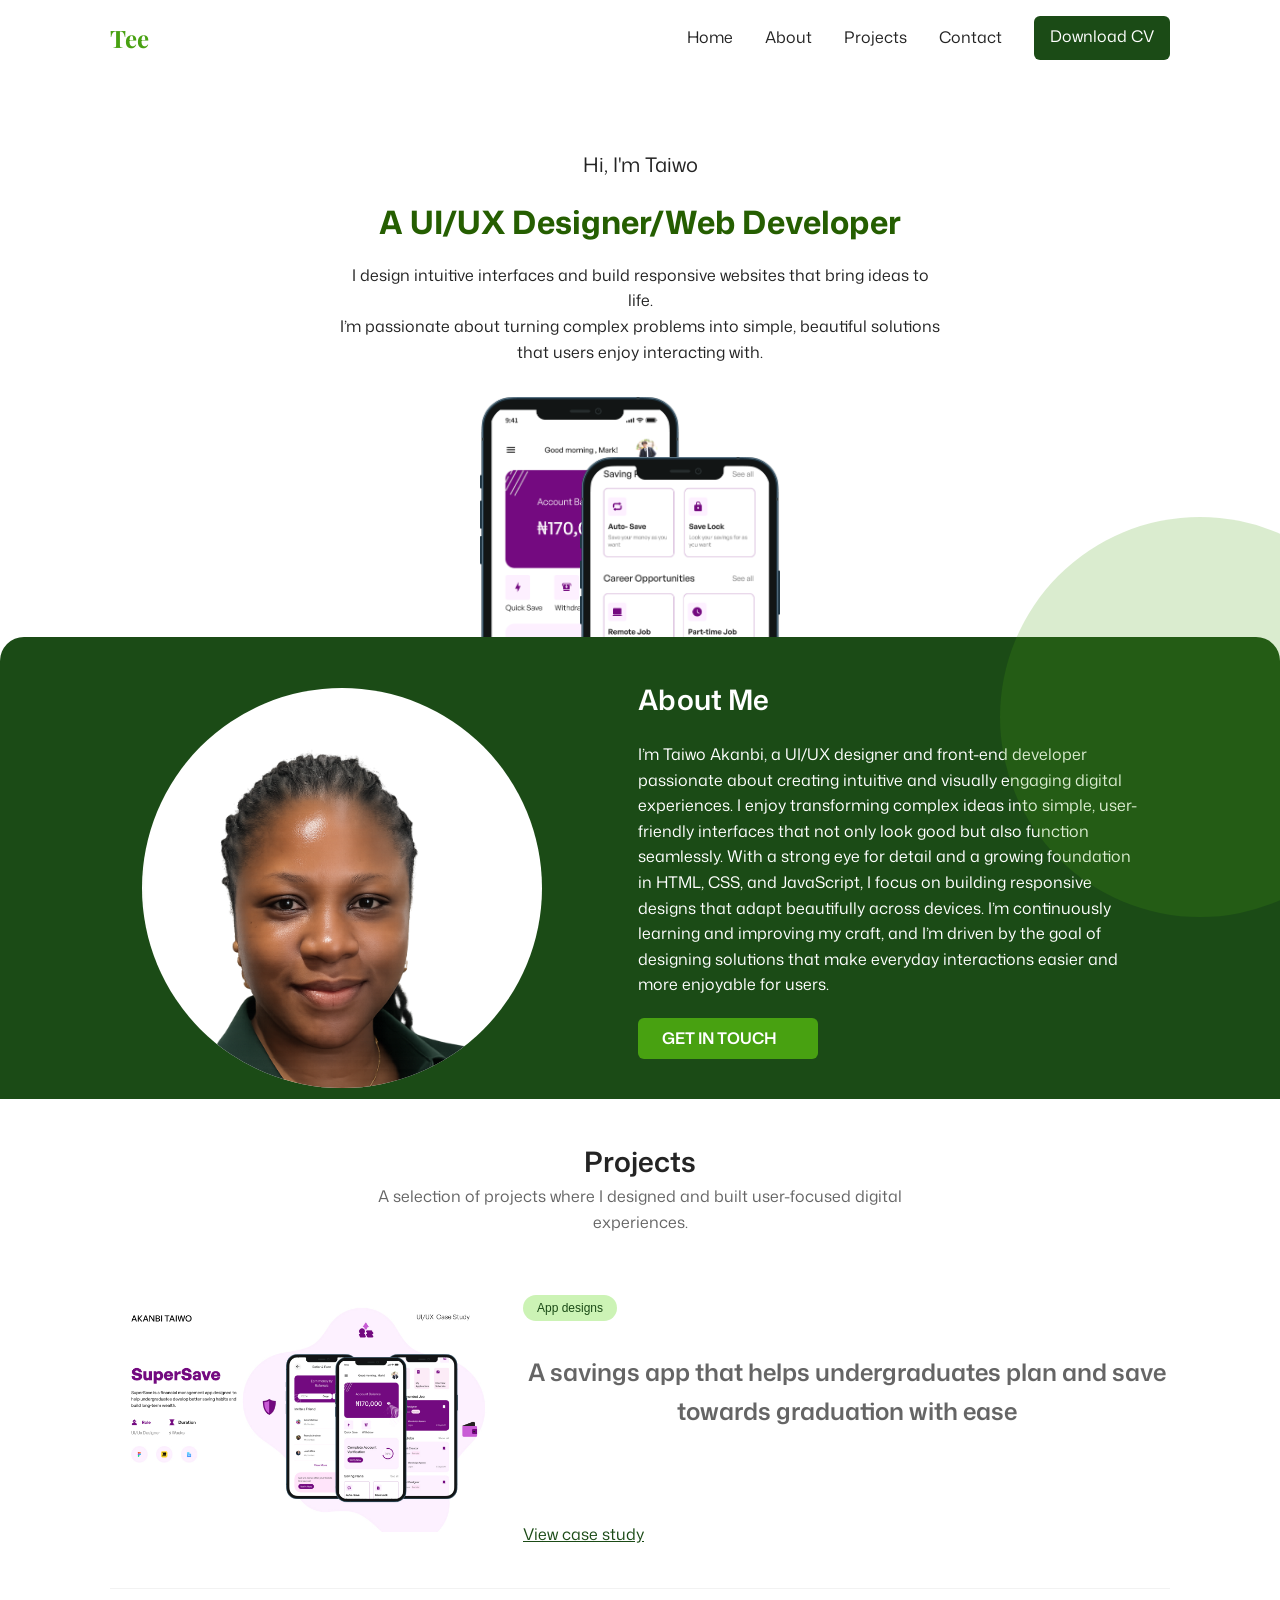
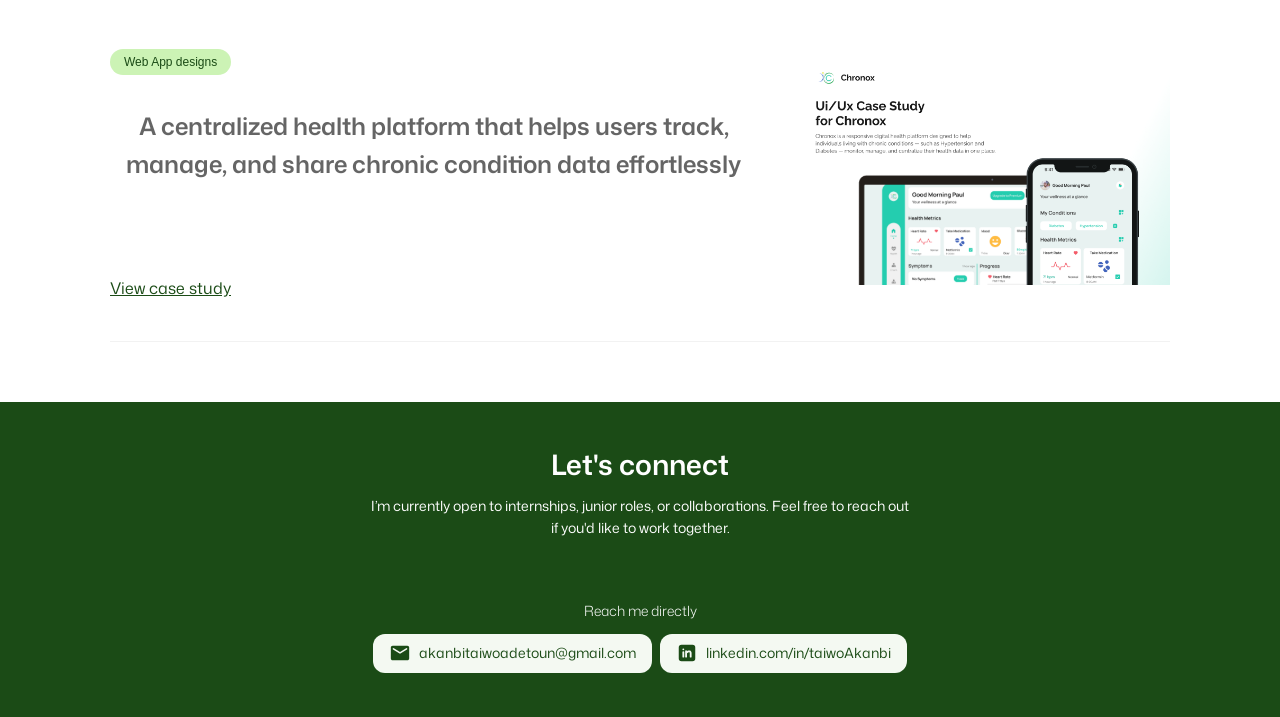
<file: index.html>
<!doctype html>
<html lang="en">
  <head>
    <meta charset="UTF-8" />
    <meta name="viewport" content="width=device-width, initial-scale=1.0" />
    <title>My Portfolio</title>
    <link rel="stylesheet" href="css/style.css" />
    <link rel="preconnect" href="https://fonts.googleapis.com" />
    <link rel="preconnect" href="https://fonts.gstatic.com" crossorigin />
    <link rel="preconnect" href="https://fonts.googleapis.com" />
    <link rel="preconnect" href="https://fonts.gstatic.com" crossorigin />
    <link rel="preconnect" href="https://fonts.gstatic.com" crossorigin />

    <link
      href="https://fonts.googleapis.com/css2?family=Mona+Sans:wght@400;500;600;700&family=Playfair+Display:wght@400;600;700&display=swap"
      rel="stylesheet"
    />
  </head>
  <body>
    <header class="site-header">
      <div class="container">
        <nav class="nav-bar">
          <a href="#" class="logo">Tee</a>

          <svg
            class="menu-icon"
            xmlns="http://www.w3.org/2000/svg"
            width="24"
            height="24"
            viewBox="0 0 24 24"
          >
            <path
              fill="currentColor"
              d="M3 6h18v2H3zm0 5h18v2H3zm0 5h18v2H3z"
            />
          </svg>

          <ul class="right-links">
            <li><a href="#home" class="nav-link">Home</a></li>
            <li><a href="#about" class="nav-link">About</a></li>
            <li><a href="#projects" class="nav-link">Projects</a></li>
            <li><a href="#contact" class="nav-link">Contact</a></li>
            <li>
              <a
                href="cv/Taiwo_Adetoun_Akanbi_public_ CV.pdf"
                download="Taiwo_Akanbi_CV"
                class="nav-link btn"
                >Download CV</a
              >
            </li>
          </ul>
        </nav>
        <div class="hero-section" id="home">
          <h2>Hi, I'm Taiwo</h2>
          <p>
            <span class="hero-title-role">A UI/UX Designer/Web Developer</span>
          </p>
          <p class="description">
            I design intuitive interfaces and build responsive websites that
            bring ideas to life. <br />I’m passionate about turning complex
            problems into simple, beautiful solutions that users enjoy
            interacting with.
          </p>
          <div class="mockup-wrapper">
            <img
              class="first-image"
              src="./images/savings1.png"
              alt="mockup image"
            />
            <img
              class="second-image"
              src="./images/savings2.png"
              alt="mockup image2"
            />
          </div>
        </div>
      </div>
    </header>
    <div class="about-page" id="about">
      <div class="decor"></div>
      <div class="container">
        <div class="about-contents">
          <div class="my-image">
            <img src="images/tee_pix.png" alt="My picture" />
          </div>
          <div class="about-me">
            <h3>About Me</h3>
            <p class="describe-me">
              I’m Taiwo Akanbi, a UI/UX designer and front-end developer
              passionate about creating intuitive and visually engaging digital
              experiences. I enjoy transforming complex ideas into simple,
              user-friendly interfaces that not only look good but also function
              seamlessly. With a strong eye for detail and a growing foundation
              in HTML, CSS, and JavaScript, I focus on building responsive
              designs that adapt beautifully across devices. I’m continuously
              learning and improving my craft, and I’m driven by the goal of
              designing solutions that make everyday interactions easier and
              more enjoyable for users.
            </p>
            <a href="#contact" class="about-btn">GET IN TOUCH</a>
          </div>
        </div>
      </div>
    </div>
    <section class="project-section" id="projects">
      <div class="container">
        <div class="project">
          <h3>Projects</h3>
          <p>
            A selection of projects where I designed and built user-focused
            digital experiences.
          </p>
          <div class="projects-phase">
            <div class="project1-image">
              <img src="images/Supersave.jpg" alt="Supersave App" />
            </div>
            <div class="project-description">
              <button class="app-btn">App designs</button>
              <p class="app-title">
                A savings app that helps undergraduates plan and save towards
                graduation with ease
              </p>
              <a href="projects/supersave/index.html" target="_blank"
                >View case study</a
              >
            </div>
          </div>

          <div class="projects-phase reverse">
            <div class="project1-image">
              <img src="images/Chronox_webapp.png" alt="Chronox Web App" />
            </div>
            <div class="project-description">
              <button class="app-btn">Web App designs</button>
              <p class="app-title">
                A centralized health platform that helps users track, manage,
                and share chronic condition data effortlessly
              </p>
              <a href="projects/chronox/index.html" target="_blank"
                >View case study</a
              >
            </div>
          </div>
        </div>
      </div>
    </section>
    <section class="contact" id="contact">
      <div class="container contact-container">
        <h2 class="connect">Let's connect</h2>
        <p class="connect-paragraph">
          I’m currently open to internships, junior roles, or collaborations.
          Feel free to reach out if you'd like to work together.
        </p>
        <div class="contact-form">
          <div class="form2">
            <h4>Reach me directly</h4>
            <ul class="my-links">
              <li class="link link1">
                <svg
                  xmlns="http://www.w3.org/2000/svg"
                  width="24"
                  height="24"
                  viewBox="0 0 24 24"
                >
                  <path
                    fill="currentColor"
                    d="M20 4H4c-1.1 0-1.99.9-1.99 2L2 18c0 1.1.9 2 2 2h16c1.1 0 2-.9 2-2V6c0-1.1-.9-2-2-2m-.4 4.25l-7.07 4.42c-.32.2-.74.2-1.06 0L4.4 8.25a.85.85 0 1 1 .9-1.44L12 11l6.7-4.19a.85.85 0 1 1 .9 1.44"
                  />
                </svg>
                <a href="mailto:akanbitaiwoadetoun@gmail.com">
                  akanbitaiwoadetoun@gmail.com
                </a>
              </li>
              <li class="link link2">
                <svg
                  xmlns="http://www.w3.org/2000/svg"
                  width="24"
                  height="24"
                  viewBox="0 0 24 24"
                >
                  <g fill="none" fill-rule="evenodd">
                    <path
                      d="m12.593 23.258l-.011.002l-.071.035l-.02.004l-.014-.004l-.071-.035q-.016-.005-.024.005l-.004.01l-.017.428l.005.02l.01.013l.104.074l.015.004l.012-.004l.104-.074l.012-.016l.004-.017l-.017-.427q-.004-.016-.017-.018m.265-.113l-.013.002l-.185.093l-.01.01l-.003.011l.018.43l.005.012l.008.007l.201.093q.019.005.029-.008l.004-.014l-.034-.614q-.005-.018-.02-.022m-.715.002a.02.02 0 0 0-.027.006l-.006.014l-.034.614q.001.018.017.024l.015-.002l.201-.093l.01-.008l.004-.011l.017-.43l-.003-.012l-.01-.01z"
                    />
                    <path
                      fill="currentColor"
                      d="M18 3a3 3 0 0 1 3 3v12a3 3 0 0 1-3 3H6a3 3 0 0 1-3-3V6a3 3 0 0 1 3-3zM8 10a1 1 0 0 0-1 1v5a1 1 0 1 0 2 0v-5a1 1 0 0 0-1-1m3-1a1 1 0 0 0-1 1v6a1 1 0 1 0 2 0v-3.66c.305-.344.82-.748 1.393-.993c.333-.142.834-.2 1.182-.09a.55.55 0 0 1 .293.188c.052.07.132.226.132.555v4a1 1 0 0 0 2 0v-4c0-.67-.17-1.266-.524-1.744a2.54 2.54 0 0 0-1.301-.907c-.902-.283-1.901-.126-2.568.16a6 6 0 0 0-.623.312A1 1 0 0 0 11 9M8 7a1 1 0 1 0 0 2a1 1 0 0 0 0-2"
                    />
                  </g>
                </svg>
                <a
                  href="https://www.linkedin.com/in/taiwo-akanbi-3883ab377?"
                  target="_blank"
                  rel="noopener"
                >
                  linkedin.com/in/taiwoAkanbi
                </a>
              </li>
            </ul>
          </div>
        </div>
      </div>
    </section>
    <script src="js/index.js"></script>
  </body>
</html>
</file>
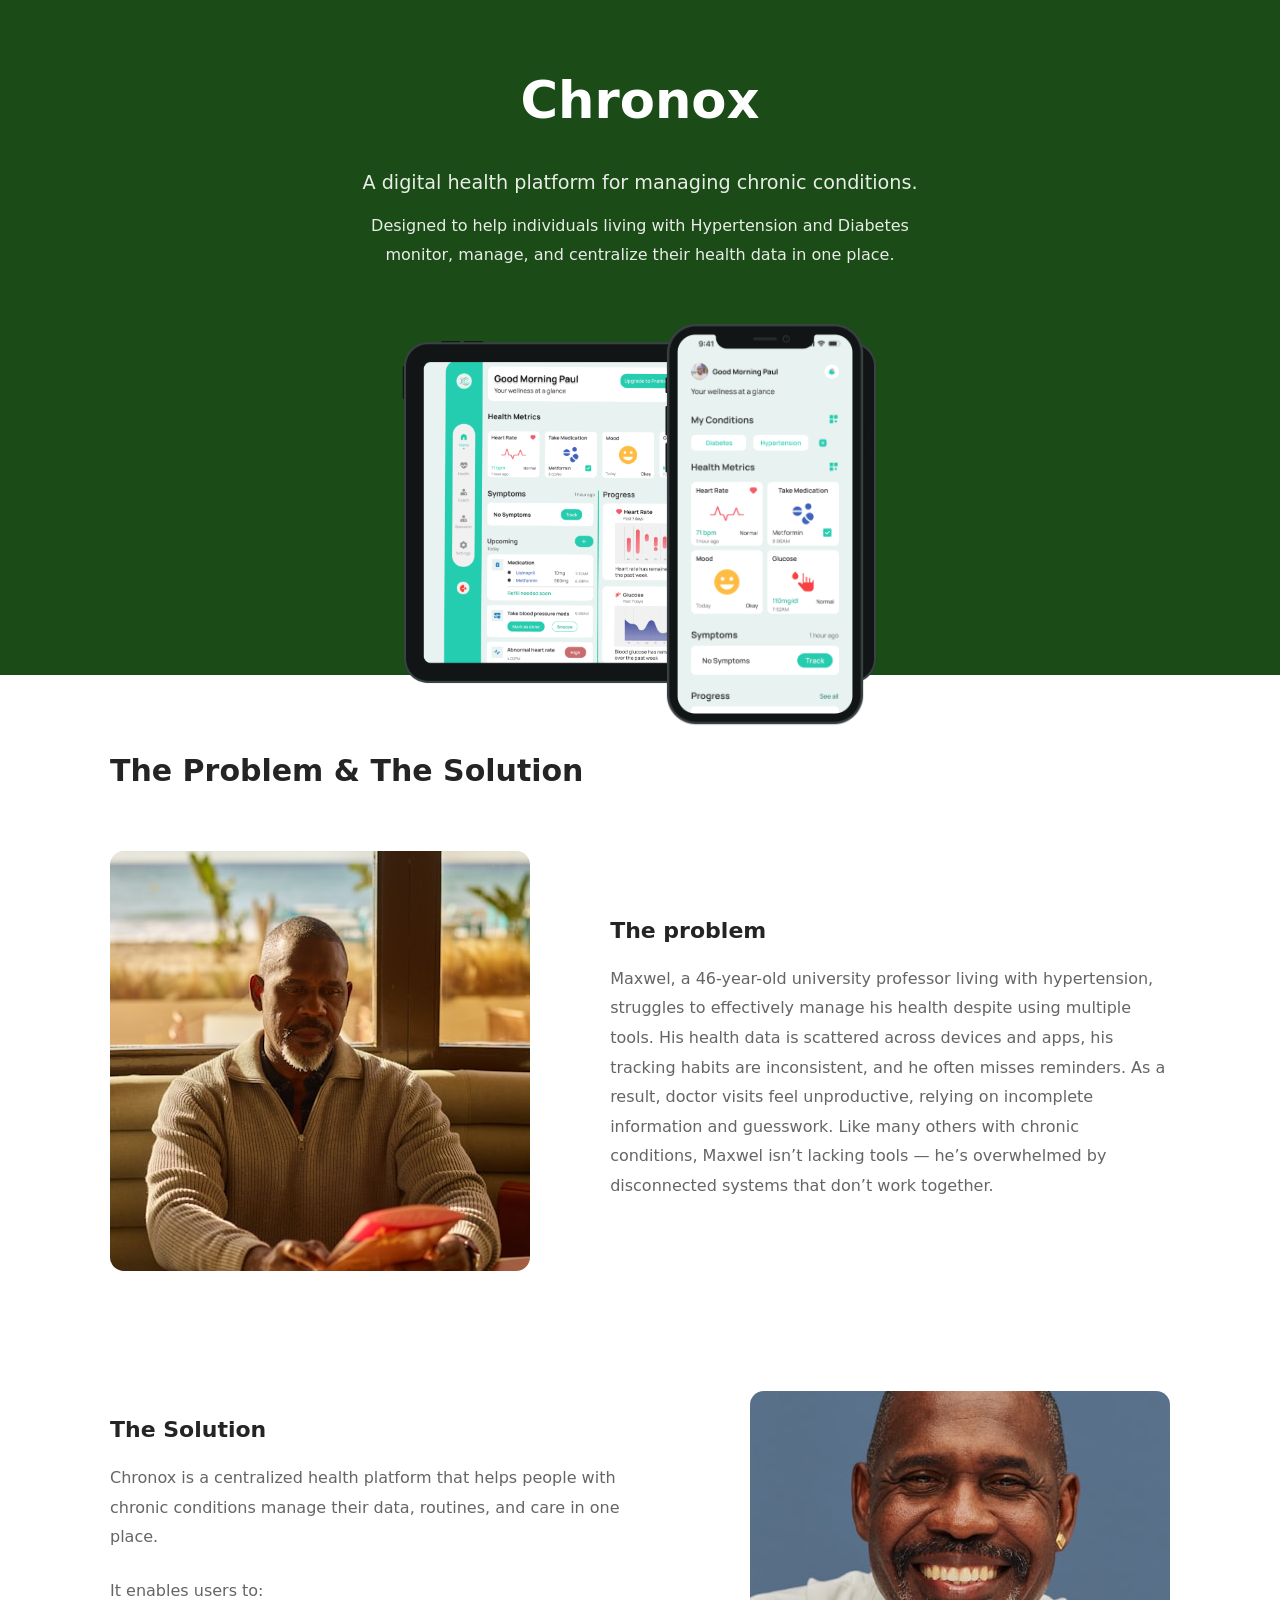
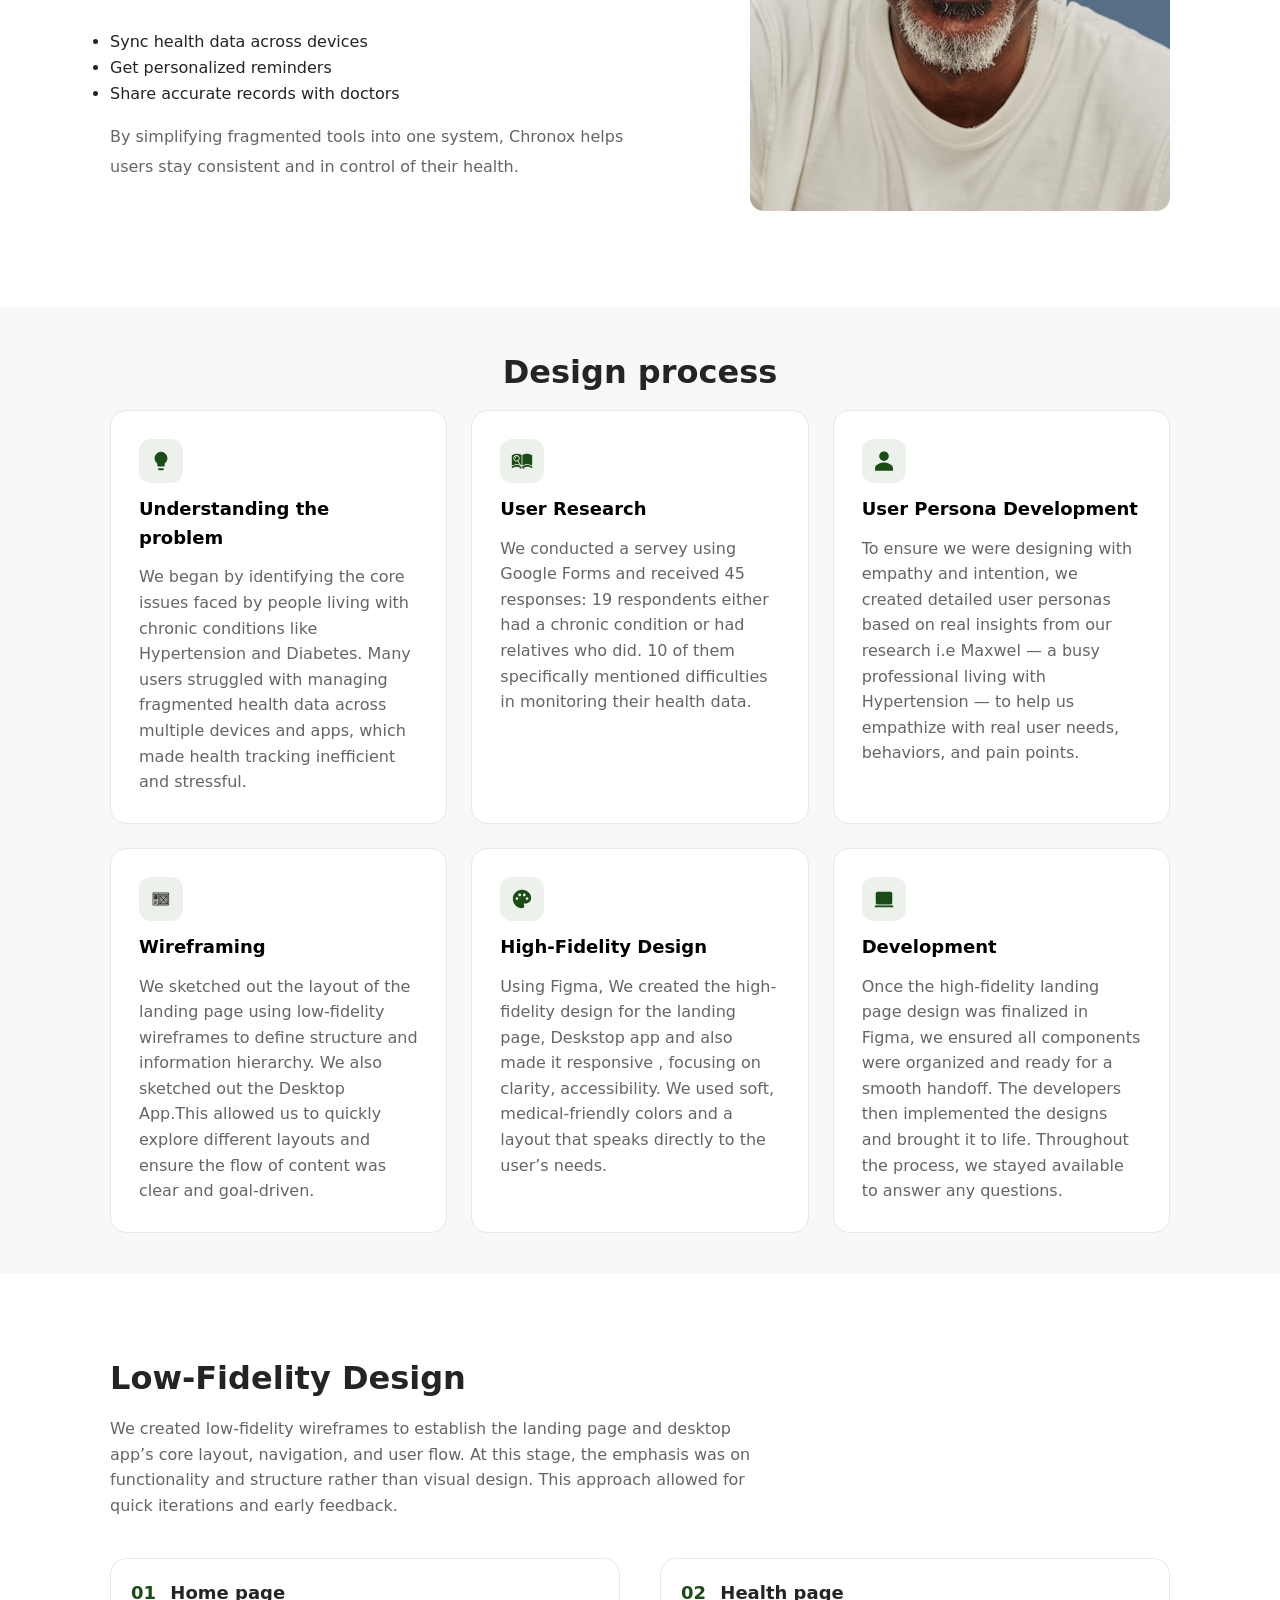
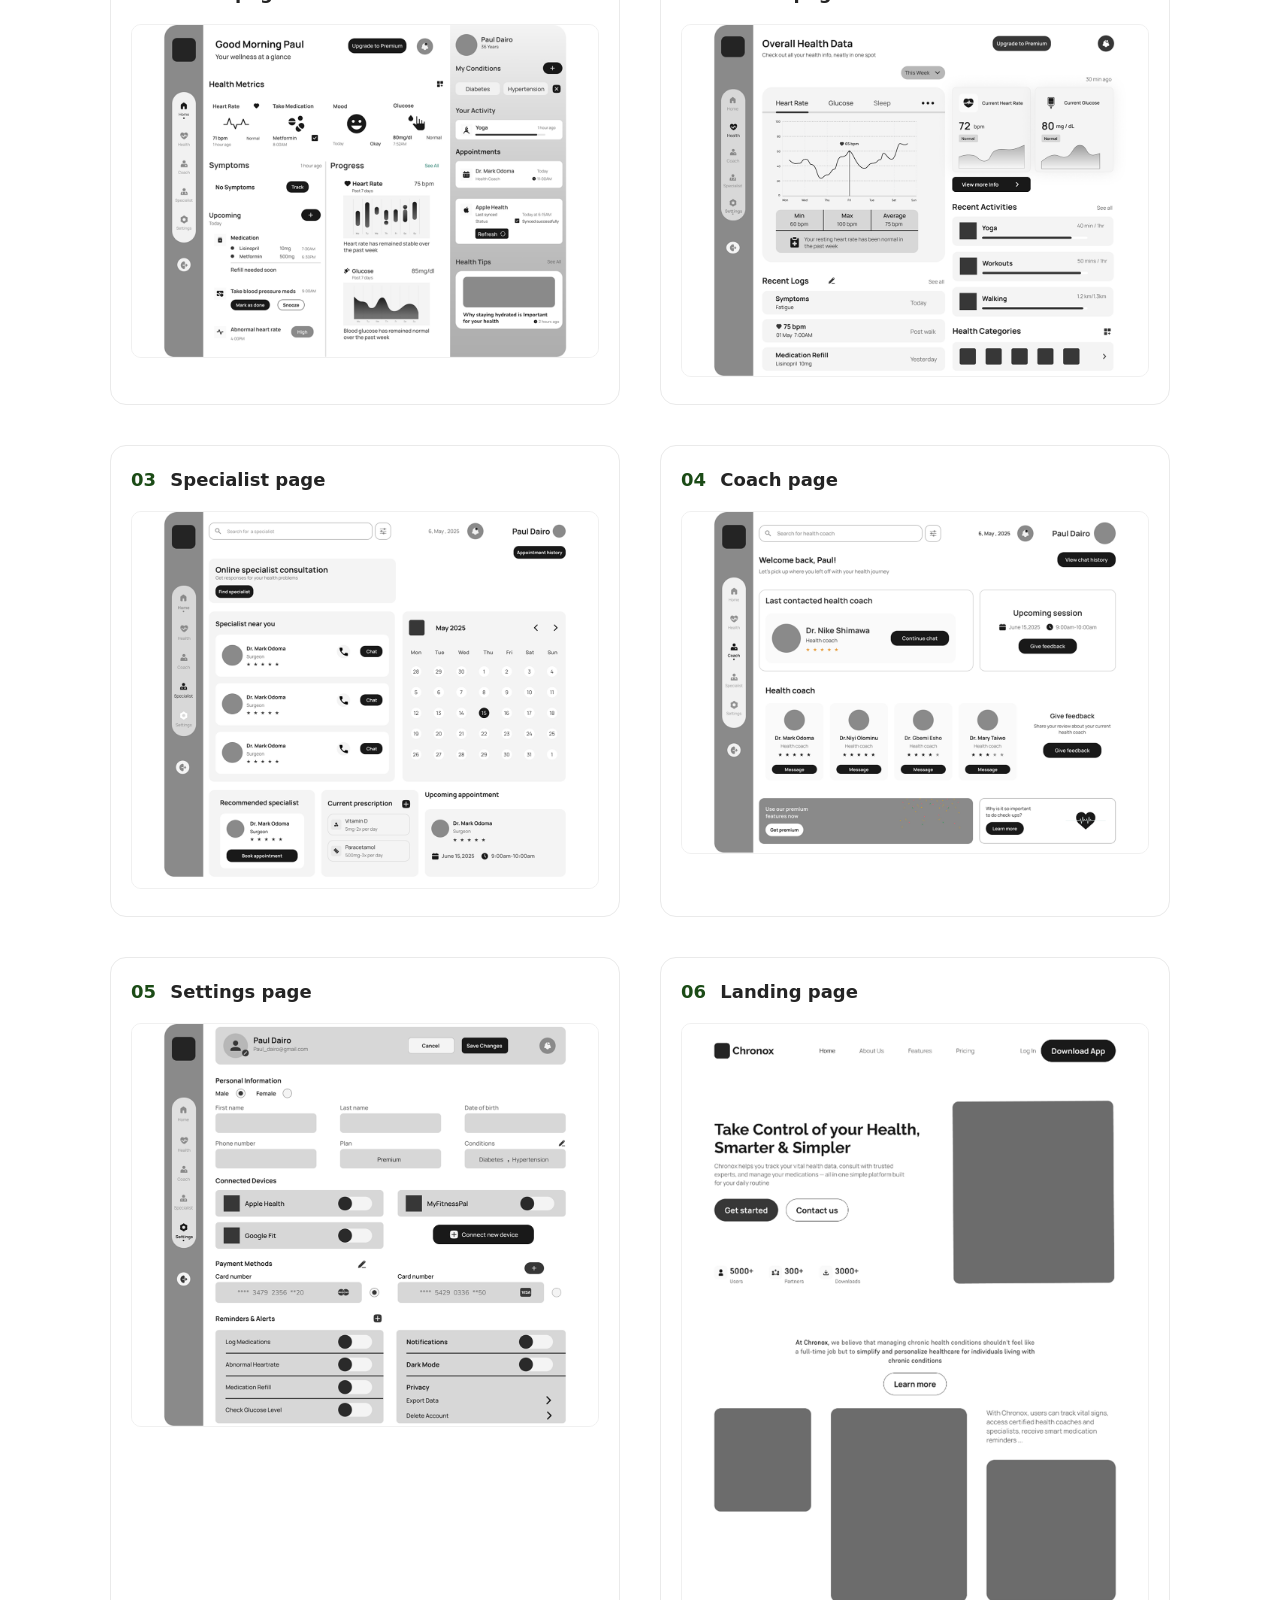
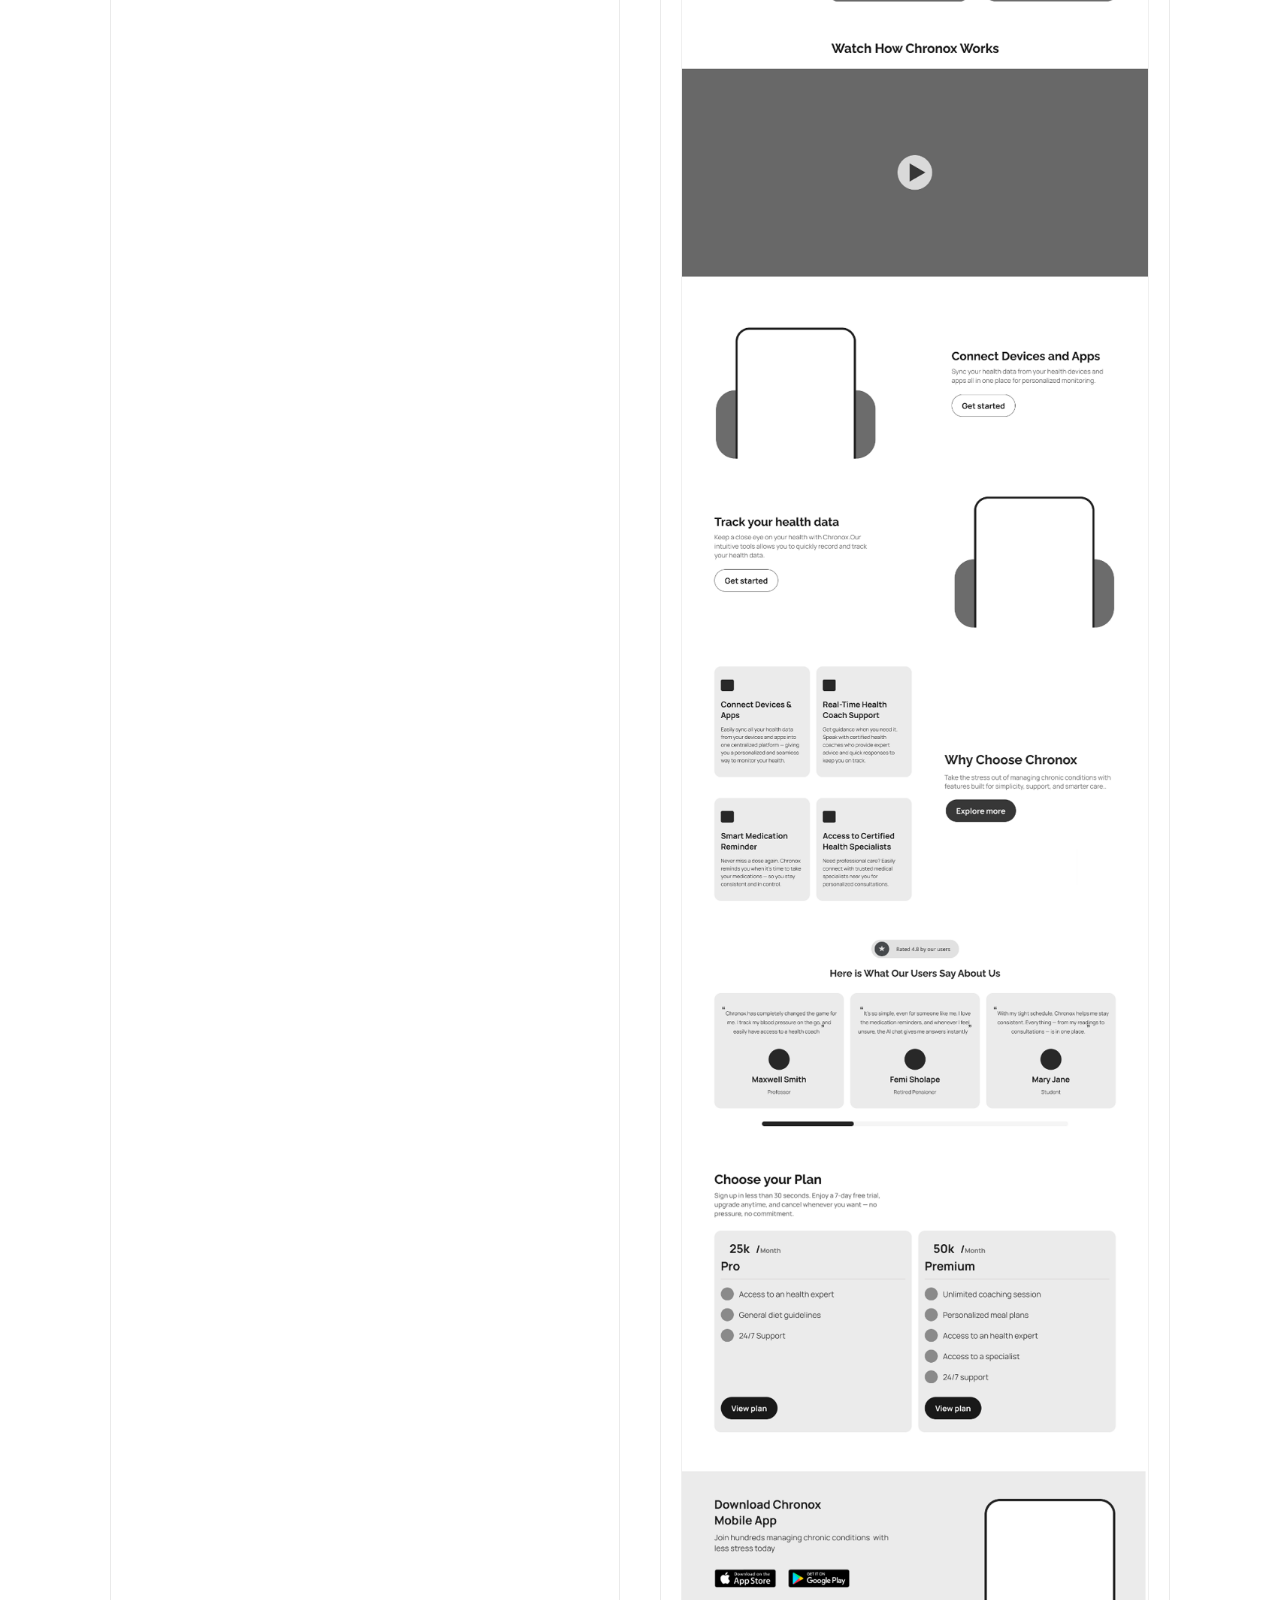
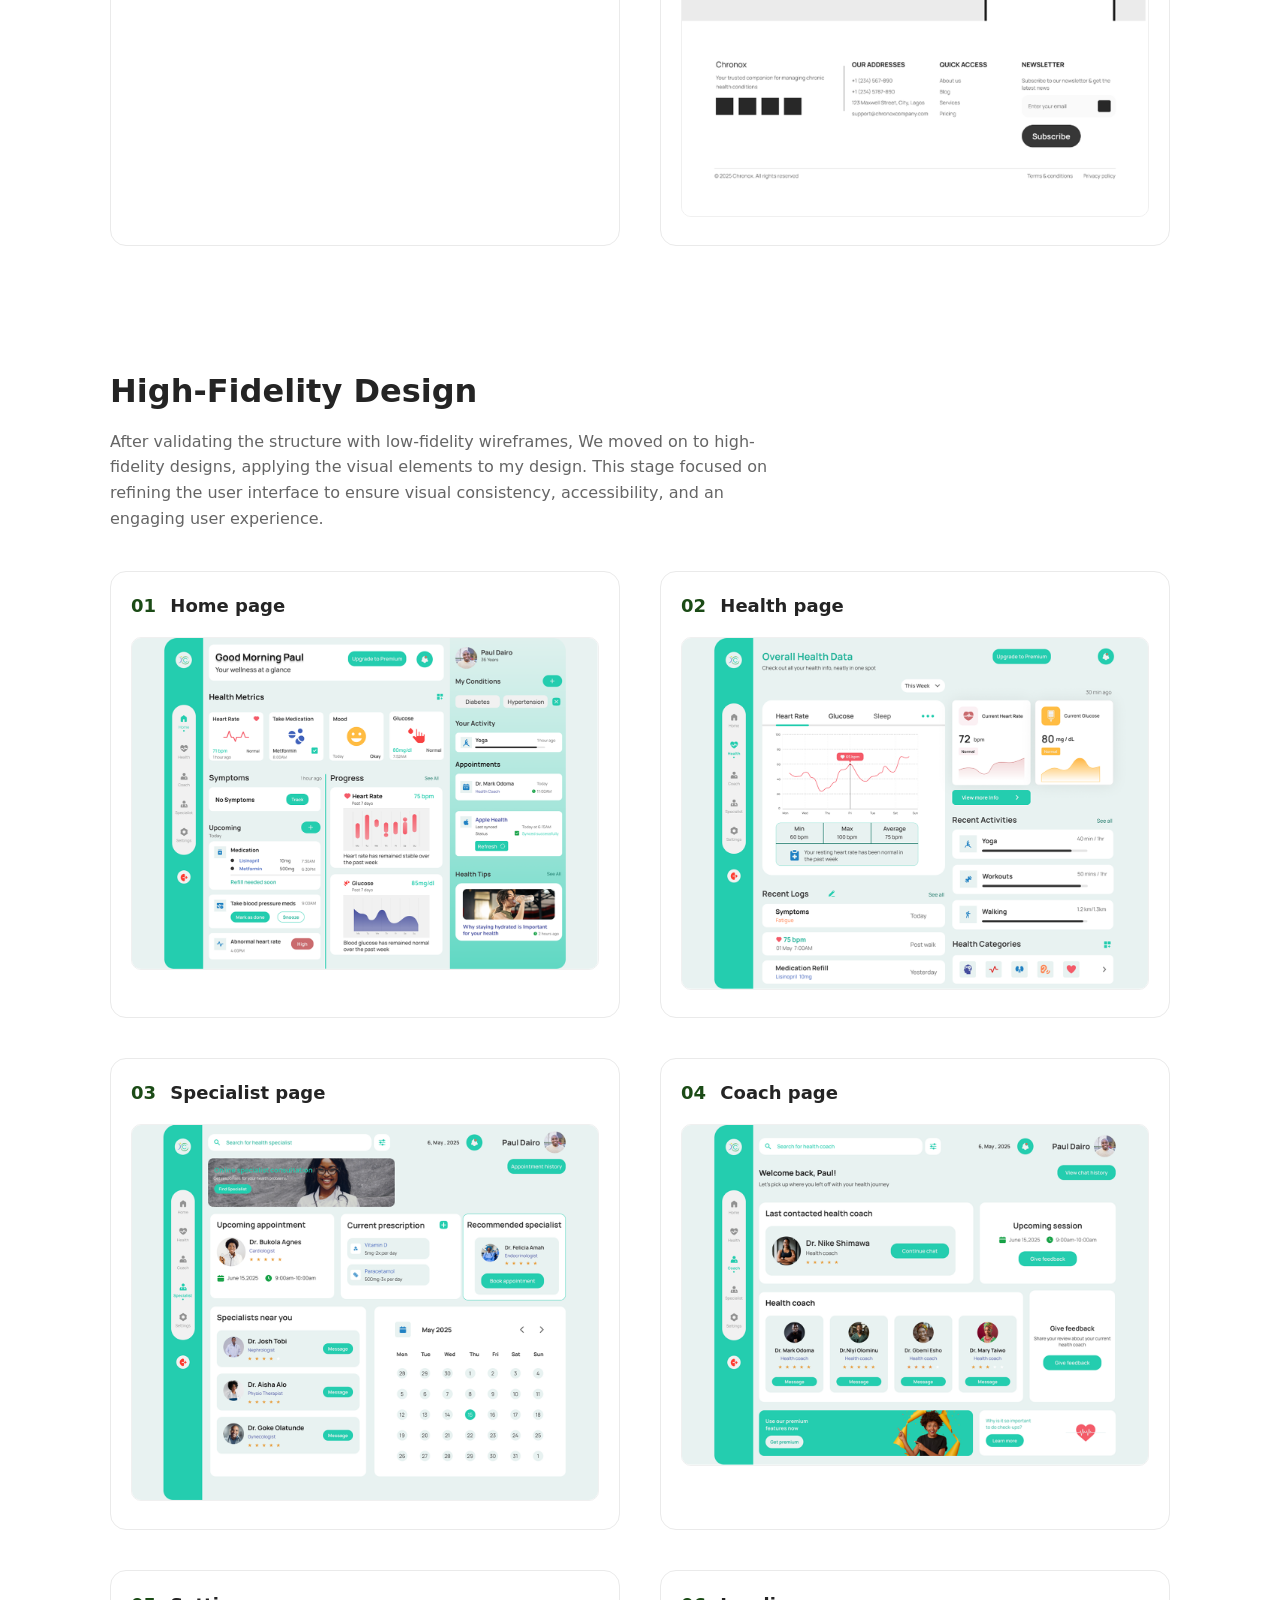
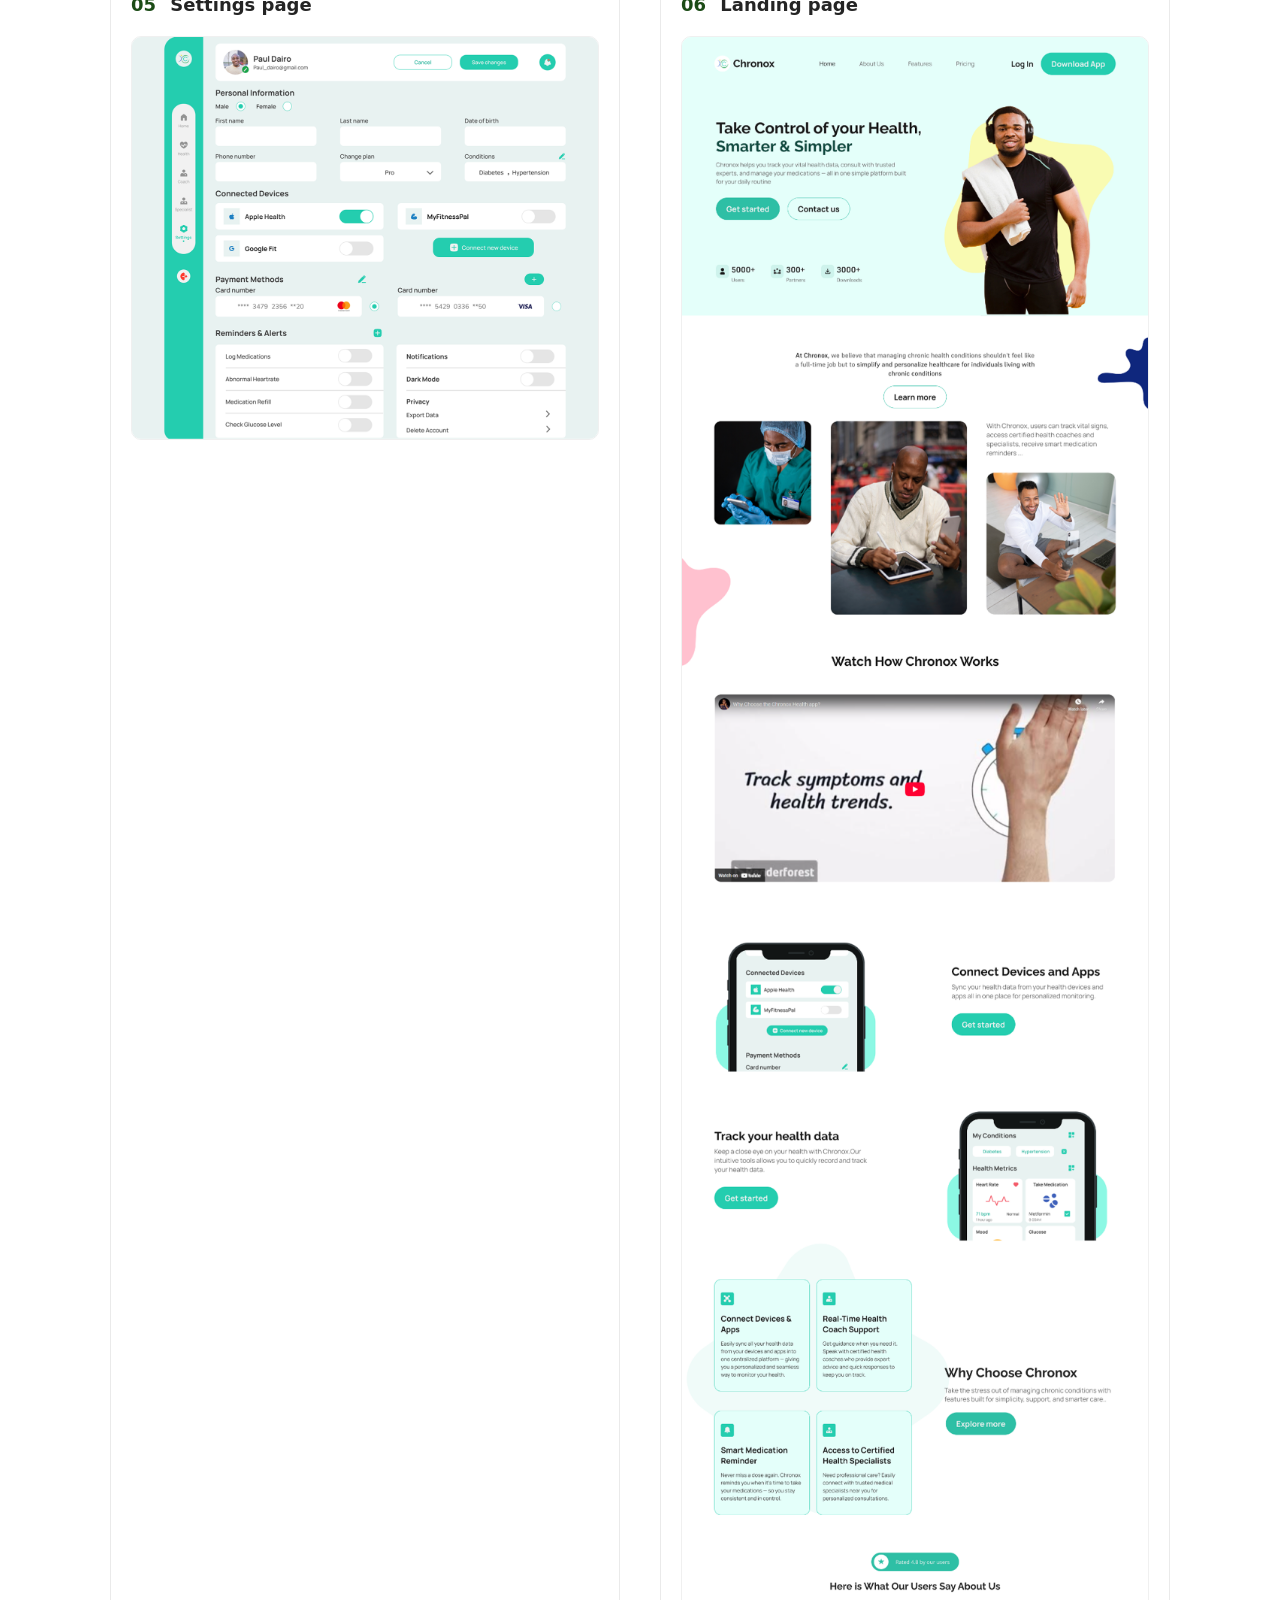
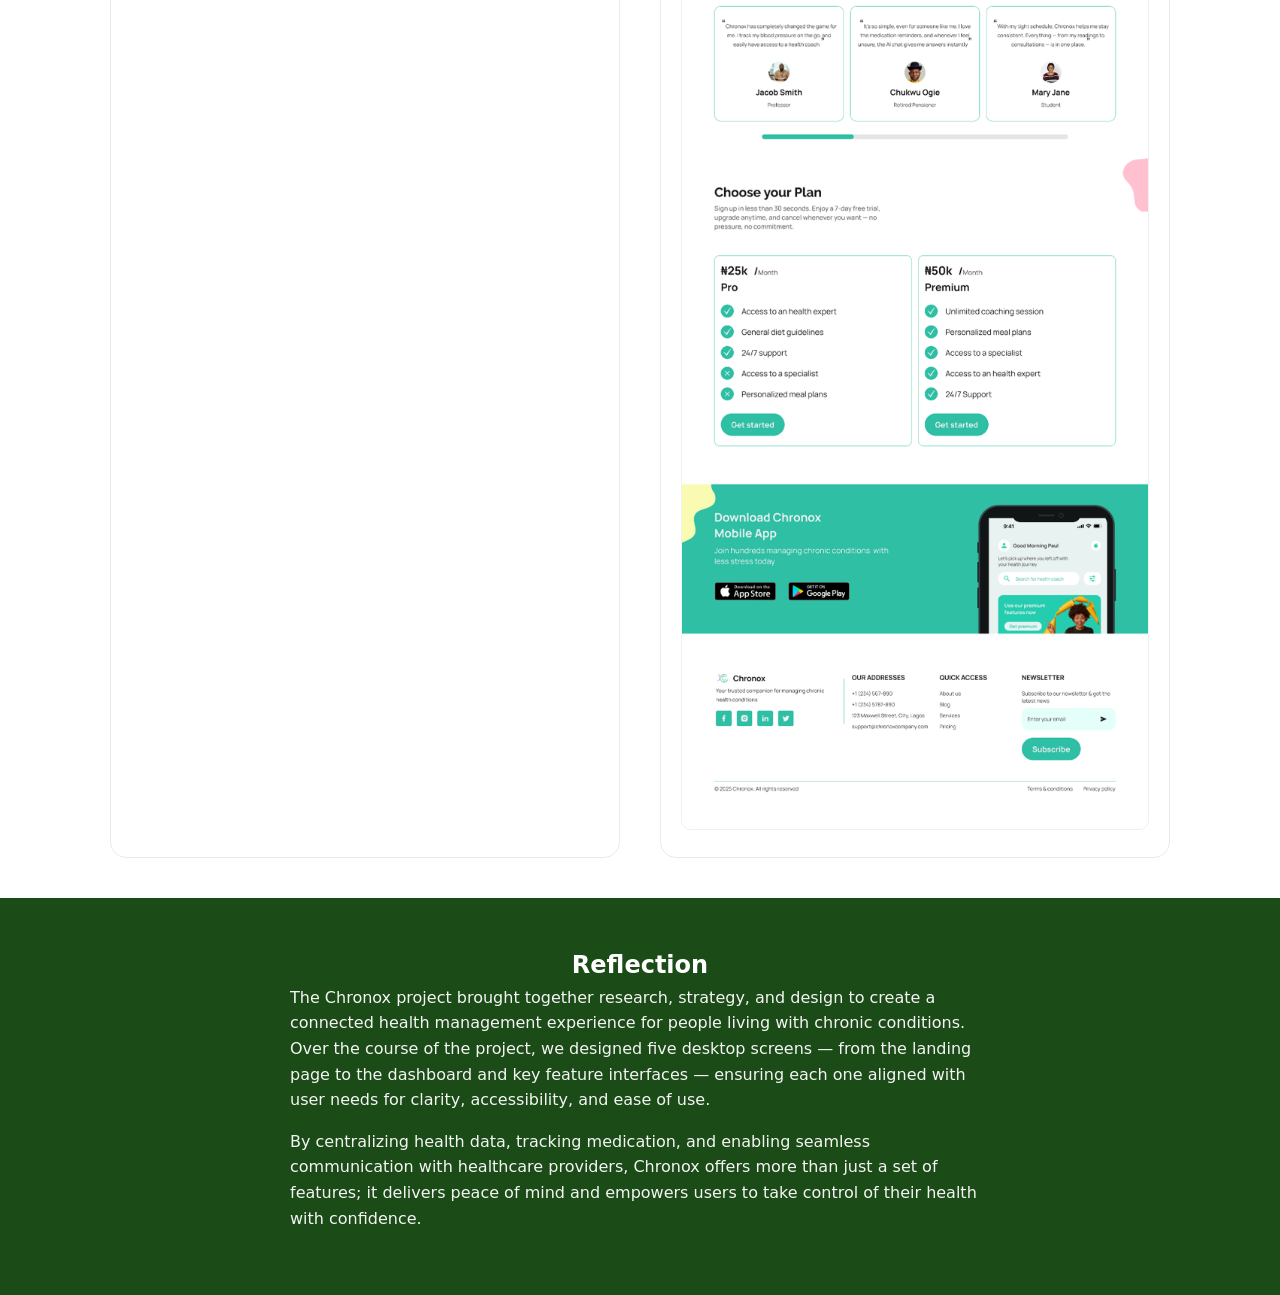
<file: projects/chronox/index.html>
<!doctype html>
<html lang="en">
  <head>
    <meta charset="UTF-8" />
    <meta name="viewport" content="width=device-width, initial-scale=1.0" />
    <title>Chronox Case Study</title>
    <link rel="stylesheet" href="style.css" />
  </head>
  <body>
    <section class="hero-wrapper">
      <div class="container">
        <div class="hero-section">
          <div class="hero-description">
            <h1>Chronox</h1>
            <p class="hero-subtext">
              A digital health platform for managing chronic conditions.
            </p>
            <p class="hero-body">
              Designed to help individuals living with Hypertension and Diabetes
              monitor, manage, and centralize their health data in one place.
            </p>
          </div>
          <div class="hero-page-image">
            <img
              class="first-mockup"
              src="../../images/iPad Air 4.png"
              alt="Chronox tablet view"
            />
            <img
              class="second-mockup"
              src="../../images/chronox-mobile.png"
              alt="Chronox mobile view"
            />
          </div>
        </div>
      </div>
    </section>

    <section class="problem-solution-wrapper">
      <div class="container">
        <div class="problem-container">
          <h2 class="problem-header">The Problem & The Solution</h2>
          <div class="case-row">
            <div class="case-media">
              <img
                src="../../images/worried man.png"
                alt="A worried man thinking about how to manage his health"
              />
            </div>
            <div class="case-text">
              <h3>The problem</h3>
              <p>
                Maxwel, a 46-year-old university professor living with
                hypertension, struggles to effectively manage his health despite
                using multiple tools. His health data is scattered across
                devices and apps, his tracking habits are inconsistent, and he
                often misses reminders. As a result, doctor visits feel
                unproductive, relying on incomplete information and guesswork.
                Like many others with chronic conditions, Maxwel isn’t lacking
                tools — he’s overwhelmed by disconnected systems that don’t work
                together.
              </p>
            </div>
          </div>

          <div class="solution-container">
            <div class="case-row reverse">
              <div class="case-media">
                <img
                  src="../../images/happy_man.png"
                  alt="A happy man who now manages his health data conveniently"
                />
              </div>
              <div class="case-text">
                <h3>The Solution</h3>
                <p>
                  Chronox is a centralized health platform that helps people
                  with chronic conditions manage their data, routines, and care
                  in one place.
                </p>
                <p>It enables users to:</p>
                <ul>
                  <li>Sync health data across devices</li>
                  <li>Get personalized reminders</li>
                  <li>Share accurate records with doctors</li>
                </ul>
                <p>
                  By simplifying fragmented tools into one system, Chronox helps
                  users stay consistent and in control of their health.
                </p>
              </div>
            </div>
          </div>
        </div>
      </div>
    </section>

    <section class="feature-wrapper">
      <div class="container">
        <h2 class="features-title">Design process</h2>

        <div class="features-grid">
          <article class="features-card">
            <div class="features-icon">
              <svg
                xmlns="http://www.w3.org/2000/svg"
                width="24"
                height="24"
                viewBox="0 0 24 24"
              >
                <path
                  fill="currentColor"
                  d="M12 2a7 7 0 0 0-7 7c0 2.38 1.19 4.47 3 5.74V17a1 1 0 0 0 1 1h6a1 1 0 0 0 1-1v-2.26c1.81-1.27 3-3.36 3-5.74a7 7 0 0 0-7-7M9 21a1 1 0 0 0 1 1h4a1 1 0 0 0 1-1v-1H9z"
                />
              </svg>
            </div>

            <h3>Understanding the problem</h3>
            <p>
              We began by identifying the core issues faced by people living
              with chronic conditions like Hypertension and Diabetes. Many users
              struggled with managing fragmented health data across multiple
              devices and apps, which made health tracking inefficient and
              stressful.
            </p>
          </article>

          <article class="features-card">
            <div class="features-icon">
              <svg
                xmlns="http://www.w3.org/2000/svg"
                width="24"
                height="24"
                viewBox="0 0 512 512"
              >
                <path
                  fill="currentColor"
                  d="M149.7 85.6c-1.2 0-2.5 0-3.7.1c-33.9.8-75.5 10.7-127.3 33.7v243.4c60.8-28.8 106.7-37.1 144.2-33.1c13.7 1.4 26.3 4.5 37.9 8.6l-45.1-78.8c-8.6 3.5-17.9 5.5-27.7 5.5c-40.21 0-73-32.8-73-73s32.79-73 73-73c40.2 0 73 32.8 73 73c0 24-11.7 45.3-29.7 58.7l57.3 100c6.2 3.2 12.1 6.7 17.9 10.2v-243c-23.2-17.7-50.2-30-86-32q-5.25-.3-10.8-.3m212 0c-3.7 0-7.4.1-10.9.3c-35.8 2-62.7 14.3-86 32v243c23.9-14.6 50.1-27.7 83.6-31.2c37.5-4 83.5 4.3 144.2 33.1V119.4c-51.7-23-93.3-32.9-127.2-33.7c-1.3 0-2.5-.1-3.7-.1M128 137c-30.48 0-55 24.5-55 55s24.52 55 55 55c30.5 0 55-24.5 55-55s-24.5-55-55-55m2.3 13.9h2.8C109 169.1 98.32 193 99.73 221.1c-26.06-38.8 1.27-69.4 30.57-70.2m13.1 196.5c-32 .3-71.8 9.8-124.7 36v42.5c60.8-28.8 106.7-37.1 144.2-33.1c18.6 2 34.9 6.9 49.8 13.3c-4.7 6.1-9.3 13.3-13.9 21.7h53.3l-36-62.7c-16.6-8.3-34.3-14.6-55.1-16.8c-5.6-.6-11.5-.9-17.6-.9m220.9 0c-4.8.1-9.4.4-13.9.9c-34 3.6-59.6 18-85.6 34.4v.3c-6.1-1.9-12.3-2.3-18.3-1.2l26.3 46H316c-6-8.2-11.8-15.4-17.7-21.6c15-6.5 31.4-11.4 50.1-13.4c37.5-4 83.5 4.3 144.2 33.1v-42.5c-53.1-26.3-93.1-35.9-125.2-36z"
                />
              </svg>
            </div>
            <h3>User Research</h3>
            <p>
              We conducted a servey using Google Forms and received 45
              responses: 19 respondents either had a chronic condition or had
              relatives who did. 10 of them specifically mentioned difficulties
              in monitoring their health data.
            </p>
          </article>

          <article class="features-card">
            <div class="features-icon">
              <svg
                xmlns="http://www.w3.org/2000/svg"
                width="24"
                height="24"
                viewBox="0 0 512 512"
              >
                <path
                  fill="currentColor"
                  d="M256 256a112 112 0 1 0-112-112a112 112 0 0 0 112 112m0 32c-69.42 0-208 42.88-208 128v64h416v-64c0-85.12-138.58-128-208-128"
                />
              </svg>
            </div>
            <h3>User Persona Development</h3>
            <p>
              To ensure we were designing with empathy and intention, we created
              detailed user personas based on real insights from our research
              i.e Maxwel — a busy professional living with Hypertension — to
              help us empathize with real user needs, behaviors, and pain
              points.
            </p>
          </article>

          <article class="features-card">
            <div class="features-icon">
              <svg
                xmlns="http://www.w3.org/2000/svg"
                width="24"
                height="24"
                viewBox="0 0 72 72"
              >
                <path fill="#d0cfce" d="M11 15.959h50v39.998H11z" />
                <path fill="#3f3f3f" d="M14.984 24.988h8v11.083h-8z" />
                <path
                  fill="#9b9b9a"
                  d="M56.43 51.905H31.902V25.5H56.43v13.972z"
                />
                <g
                  fill="none"
                  stroke="#000"
                  stroke-linecap="round"
                  stroke-linejoin="round"
                  stroke-miterlimit="10"
                  stroke-width="2"
                >
                  <path
                    d="M11 15.959h50v39.998H11zm1.058 4.854h48.068M27.25 55.324V20.813"
                  />
                  <path
                    d="M14.984 24.988h8v11.083h-8zM56.43 51.905H31.902V25.5H56.43v13.972zM14.893 42.78h5.098m-5.098 4h8.308m-8.308 4h5.098m11.911 1.125L56.43 25.5m-24.528 0L56.43 51.905"
                  />
                </g>
              </svg>
            </div>
            <h3>Wireframing</h3>
            <p>
              We sketched out the layout of the landing page using low-fidelity
              wireframes to define structure and information hierarchy. We also
              sketched out the Desktop App.This allowed us to quickly explore
              different layouts and ensure the flow of content was clear and
              goal-driven.
            </p>
          </article>

          <article class="features-card">
            <div class="features-icon">
              <svg
                xmlns="http://www.w3.org/2000/svg"
                width="24"
                height="24"
                viewBox="0 0 24 24"
              >
                <path
                  fill="currentColor"
                  d="M12 2C6.49 2 2 6.49 2 12s4.49 10 10 10a2.5 2.5 0 0 0 2.5-2.5c0-.61-.23-1.2-.64-1.67a.53.53 0 0 1-.13-.33c0-.28.22-.5.5-.5H16c3.31 0 6-2.69 6-6c0-4.96-4.49-9-10-9m5.5 11c-.83 0-1.5-.67-1.5-1.5s.67-1.5 1.5-1.5s1.5.67 1.5 1.5s-.67 1.5-1.5 1.5m-3-4c-.83 0-1.5-.67-1.5-1.5S13.67 6 14.5 6s1.5.67 1.5 1.5S15.33 9 14.5 9M5 11.5c0-.83.67-1.5 1.5-1.5s1.5.67 1.5 1.5S7.33 13 6.5 13S5 12.33 5 11.5m6-4c0 .83-.67 1.5-1.5 1.5S8 8.33 8 7.5S8.67 6 9.5 6s1.5.67 1.5 1.5"
                />
              </svg>
            </div>
            <h3>High-Fidelity Design</h3>
            <p>
              Using Figma, We created the high-fidelity design for the landing
              page, Deskstop app and also made it responsive , focusing on
              clarity, accessibility. We used soft, medical-friendly colors and
              a layout that speaks directly to the user’s needs.
            </p>
          </article>

          <article class="features-card">
            <div class="features-icon">
              <svg
                xmlns="http://www.w3.org/2000/svg"
                width="24"
                height="24"
                viewBox="0 0 24 24"
              >
                <rect
                  width="18"
                  height="14"
                  x="3"
                  y="4"
                  fill="currentColor"
                  rx="2"
                  ry="2"
                />
                <path fill="currentColor" d="M2 19h20v2H2z" />
              </svg>
            </div>
            <h3>Development</h3>
            <p>
              Once the high-fidelity landing page design was finalized in Figma,
              we ensured all components were organized and ready for a smooth
              handoff. The developers then implemented the designs and brought
              it to life. Throughout the process, we stayed available to answer
              any questions.
            </p>
          </article>
        </div>
      </div>
    </section>

    <section class="design-process-wrapper">
      <div class="container">
        <h2 class="works-title">Low-Fidelity Design</h2>
        <p class="works-subtitle">
          We created low-fidelity wireframes to establish the landing page and
          desktop app’s core layout, navigation, and user flow. At this stage,
          the emphasis was on functionality and structure rather than visual
          design. This approach allowed for quick iterations and early feedback.
        </p>
        <div class="process-breakdown">
          <div class="sections">
            <h3><span>01</span> Home page</h3>
            <img src="../../images/Home page (2) 1.png" alt="Home page" />
          </div>

          <div class="sections">
            <h3><span>02</span> Health page</h3>
            <img src="../../images/Health desk (1) 1.png" alt="Health page" />
          </div>

          <div class="sections">
            <h3><span>03</span> Specialist page</h3>
            <img
              src="../../images/Specialist Desktop - 72 (1) 1.png"
              alt="Specialist page"
            />
          </div>

          <div class="sections">
            <h3><span>04</span> Coach page</h3>
            <img src="../../images/Coach (3) 1.png" alt="Coach page" />
          </div>

          <div class="sections">
            <h3><span>05</span> Settings page</h3>
            <img
              src="../../images/Settings Desktop - 30 1.png"
              alt="Settings page"
            />
          </div>

          <div class="landing-page">
            <h3><span>06</span> Landing page</h3>
            <img
              src="../../images/landing_page_chronox.png"
              alt="Landing page image"
            />
          </div>
        </div>
      </div>
    </section>

    <section class="design-process-wrapper">
      <div class="container">
        <h2 class="works-title">High-Fidelity Design</h2>
        <p class="works-subtitle">
          After validating the structure with low-fidelity wireframes, We moved
          on to high-fidelity designs, applying the visual elements to my
          design. This stage focused on refining the user interface to ensure
          visual consistency, accessibility, and an engaging user experience.
        </p>
        <div class="process-breakdown">
          <div class="sections">
            <h3><span>01</span> Home page</h3>
            <img src="../../images/Home chronox.png" alt="Home page" />
          </div>

          <div class="sections">
            <h3><span>02</span> Health page</h3>
            <img src="../../images/Health chronox.png" alt="Health page" />
          </div>

          <div class="sections">
            <h3><span>03</span> Specialist page</h3>
            <img
              src="../../images/Specialist chronox.png"
              alt="Specialist page"
            />
          </div>

          <div class="sections">
            <h3><span>04</span> Coach page</h3>
            <img src="../../images/Coach chronox.png" alt="Coach page" />
          </div>

          <div class="sections">
            <h3><span>05</span> Settings page</h3>
            <img src="../../images/Settings chronox.png" alt="Settings page" />
          </div>

          <div class="landing-page">
            <h3><span>06</span> Landing page</h3>
            <img
              src="../../images/Landing_page_hifi.png"
              alt="Landing page image"
            />
          </div>
        </div>
      </div>
    </section>
    <section class="concluding-wrapper">
      <div class="container">
        <div class="conclusion">
          <h2>Reflection</h2>
          <div class="reflection">
            <p class="first-content">
              The Chronox project brought together research, strategy, and
              design to create a connected health management experience for
              people living with chronic conditions. Over the course of the
              project, we designed five desktop screens — from the landing page
              to the dashboard and key feature interfaces — ensuring each one
              aligned with user needs for clarity, accessibility, and ease of
              use.
            </p>
            <p>
              By centralizing health data, tracking medication, and enabling
              seamless communication with healthcare providers, Chronox offers
              more than just a set of features; it delivers peace of mind and
              empowers users to take control of their health with confidence.
            </p>
          </div>
        </div>
      </div>
    </section>
  </body>
</html>
</file>
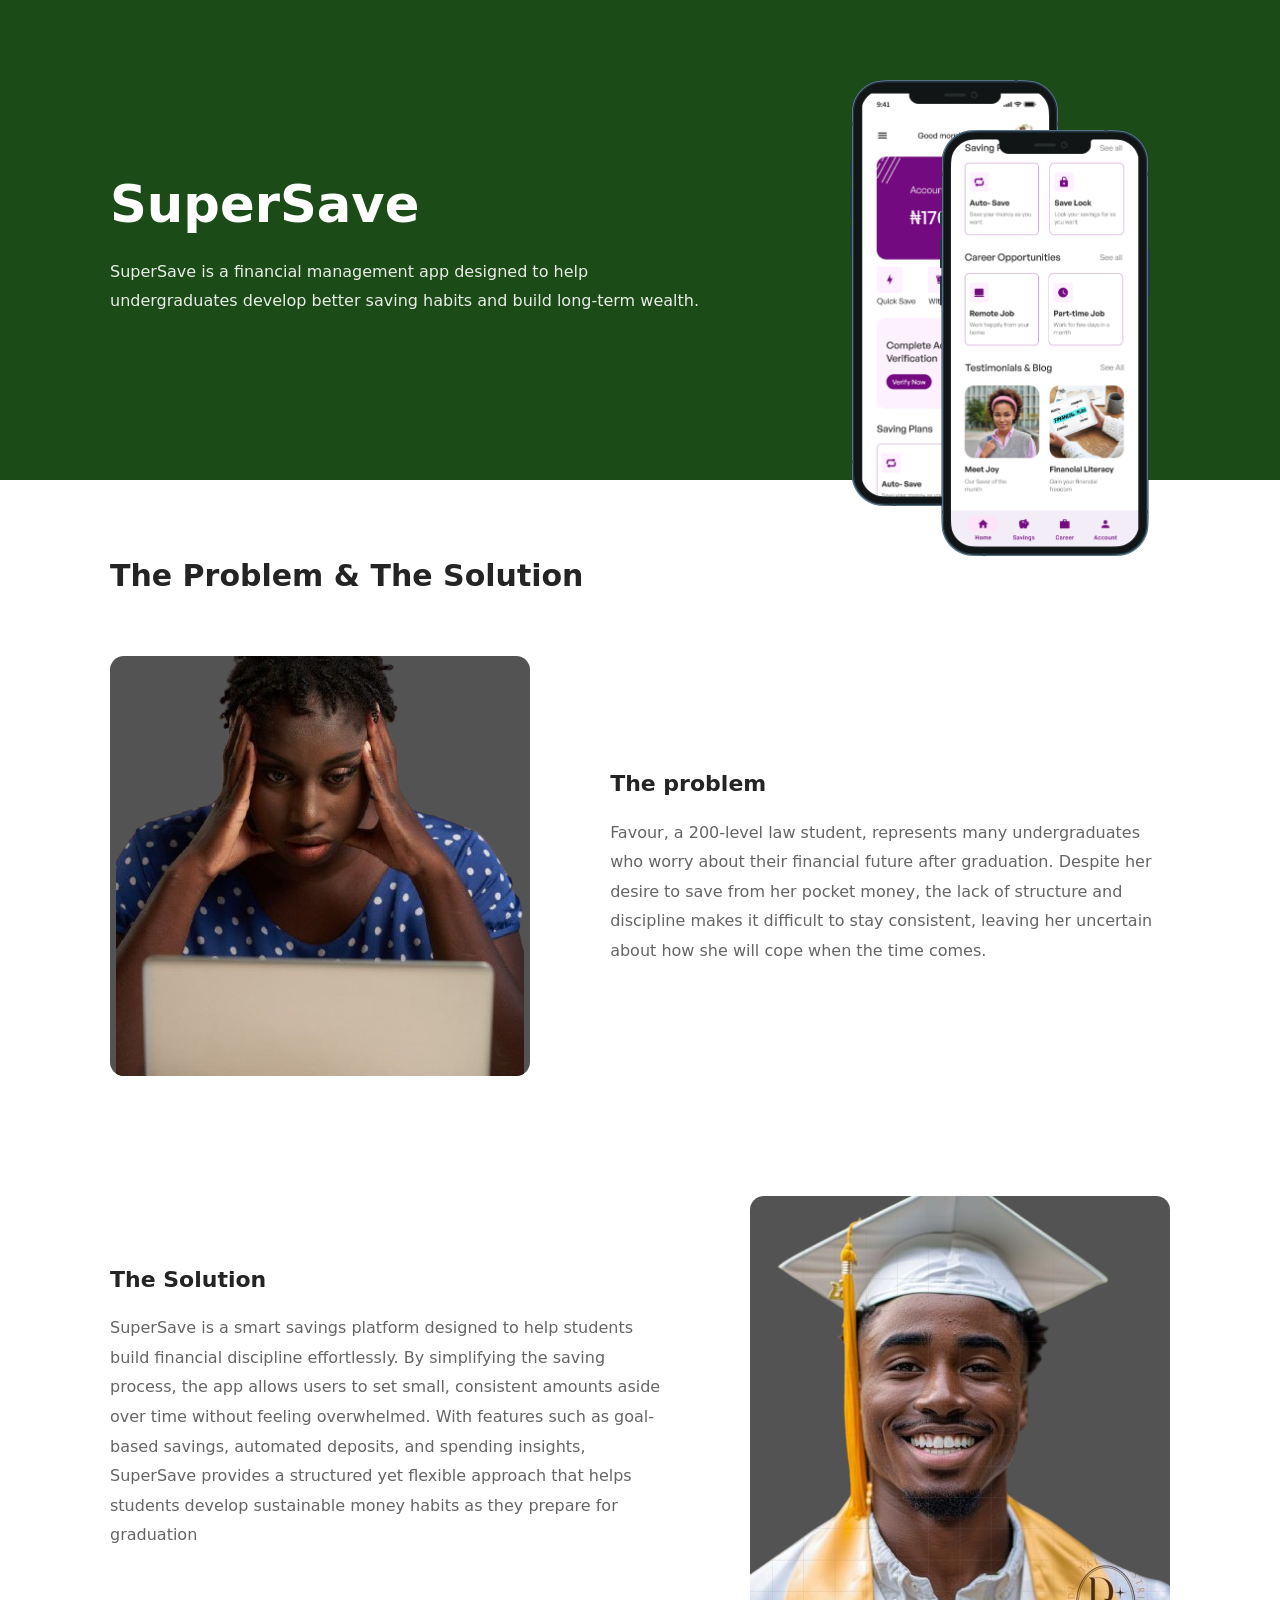
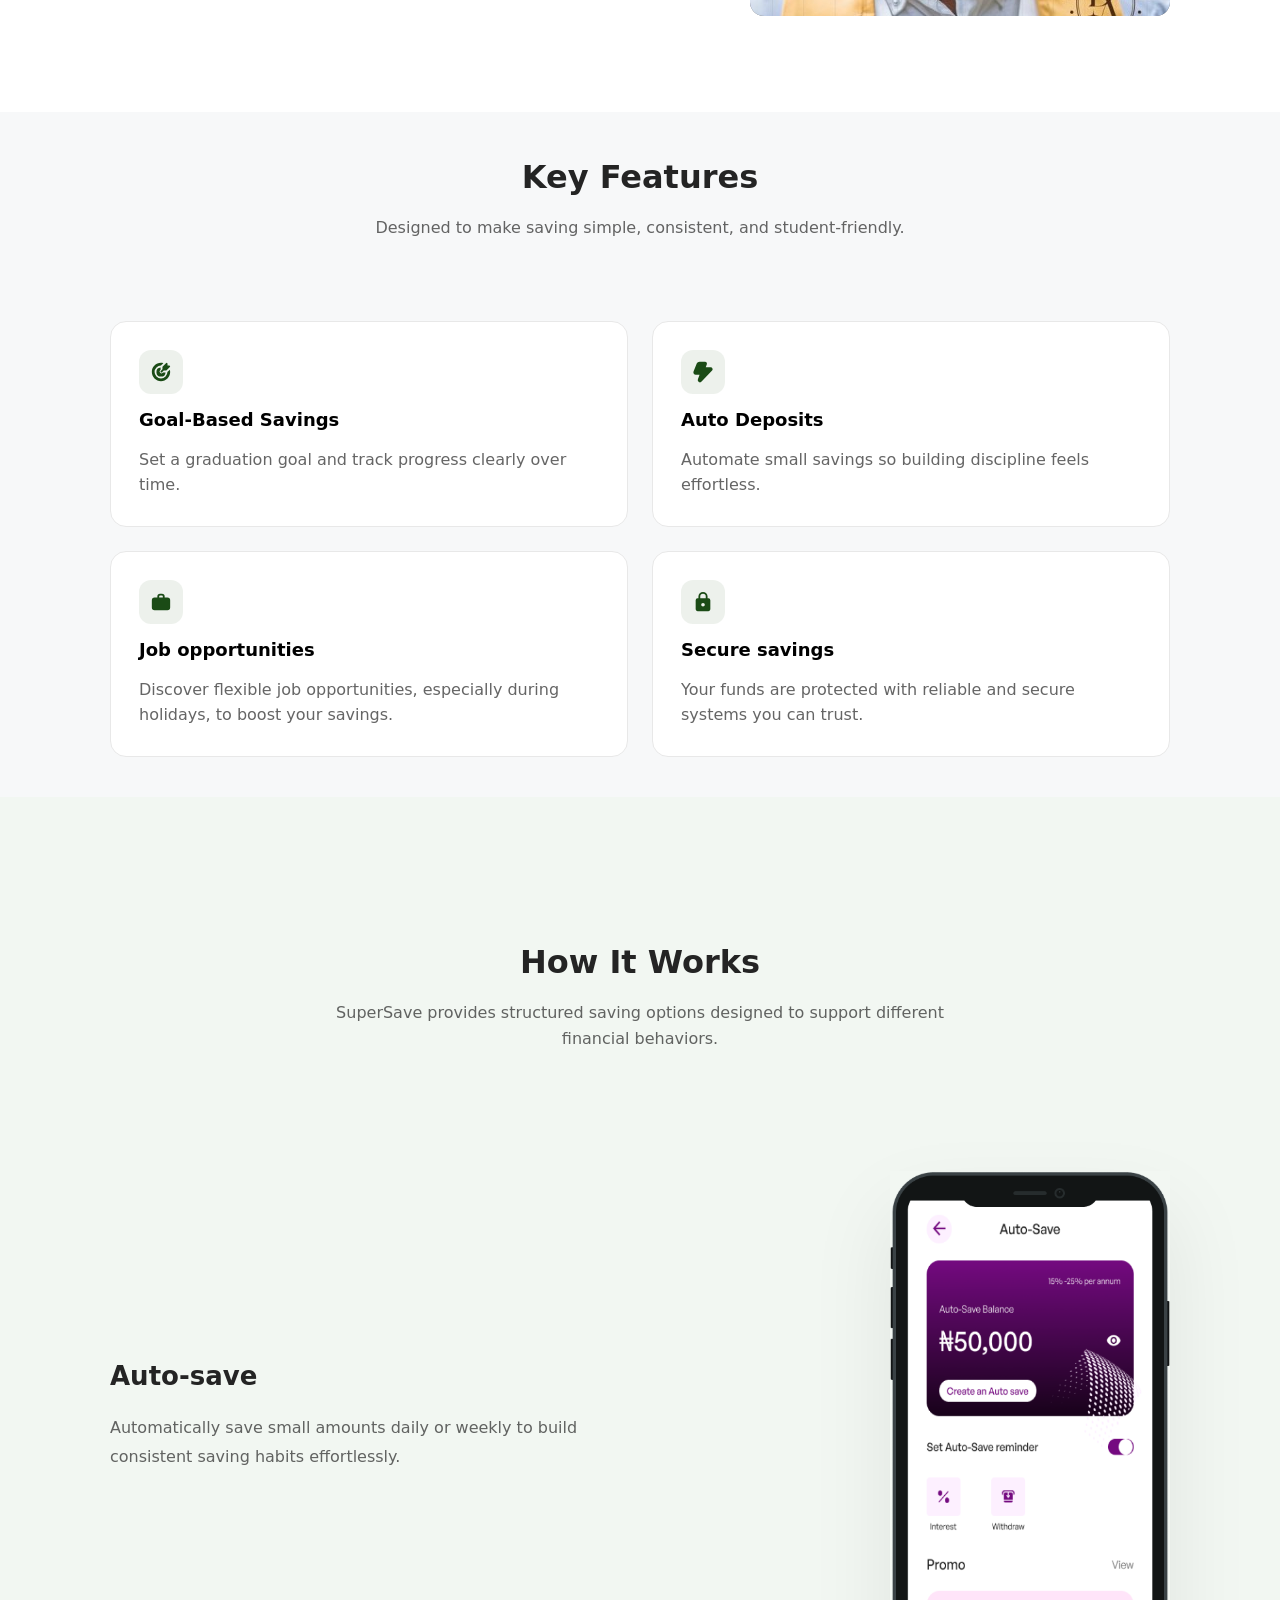
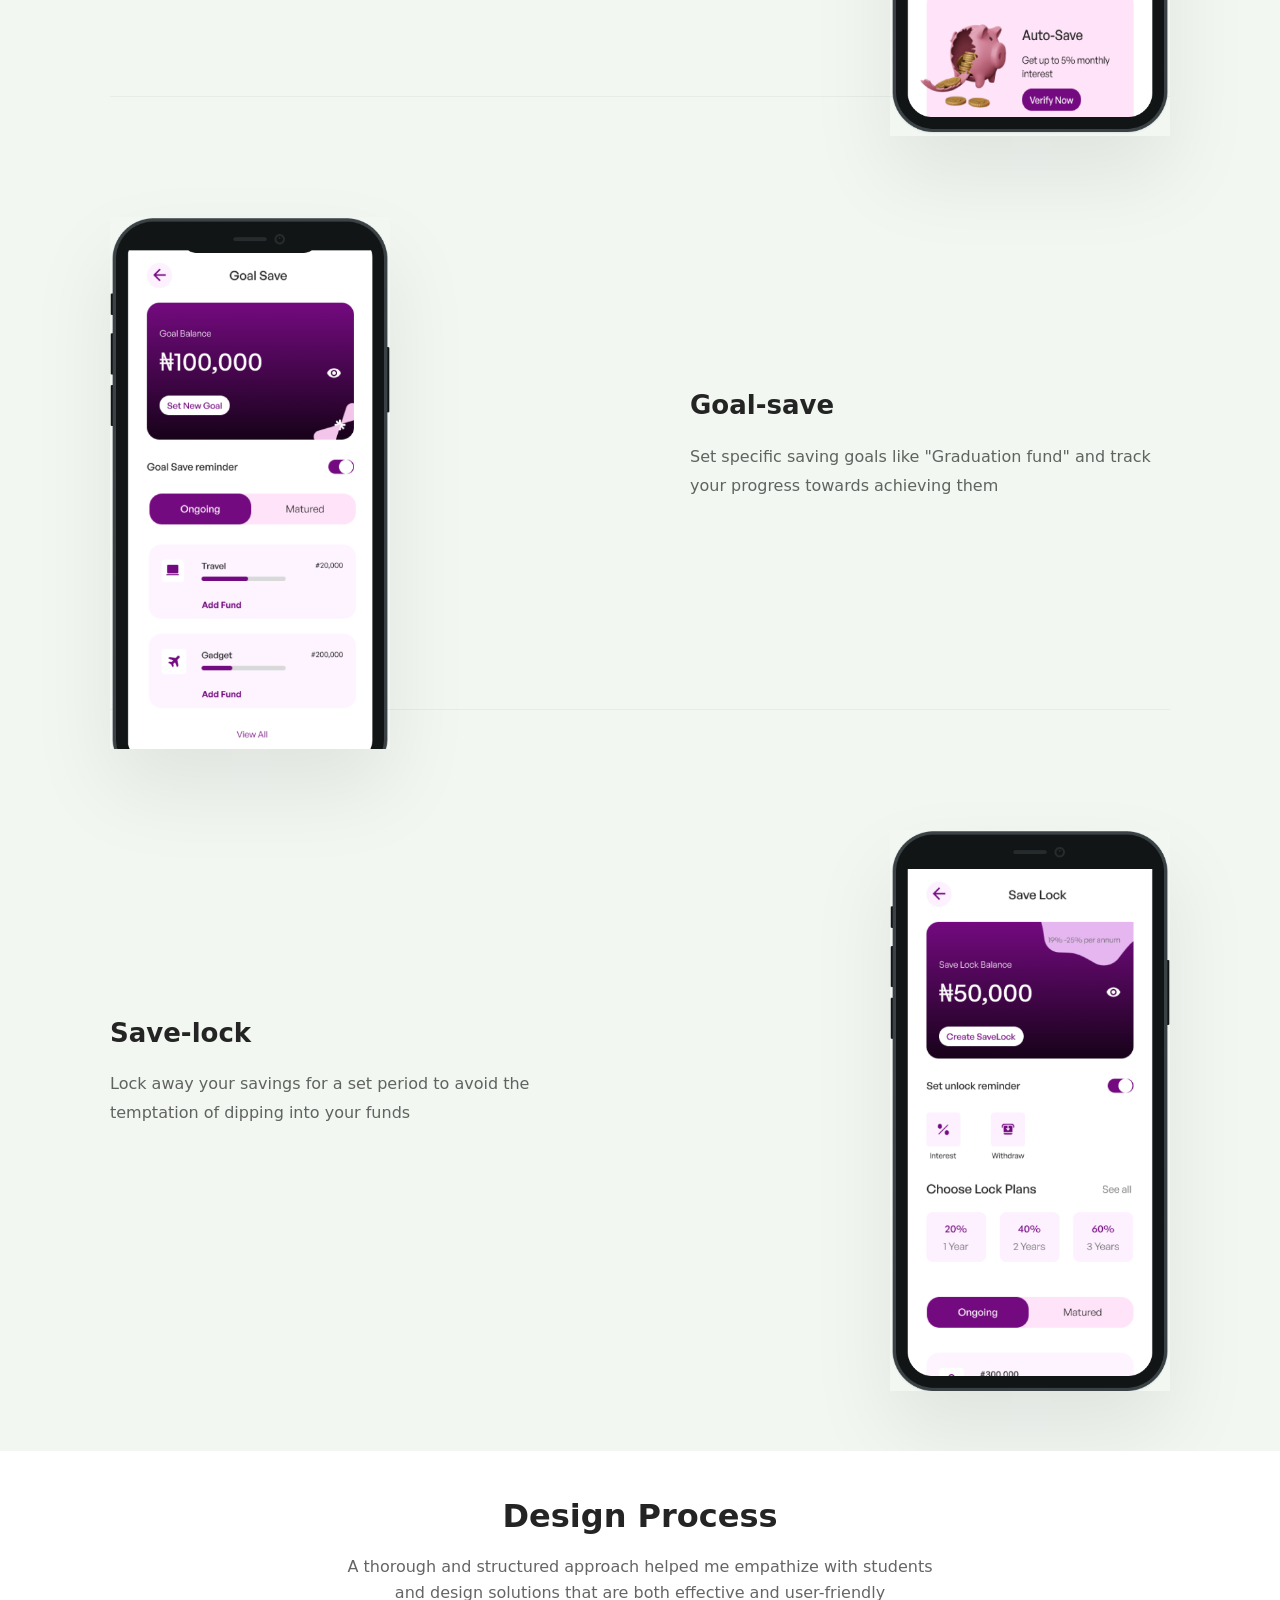
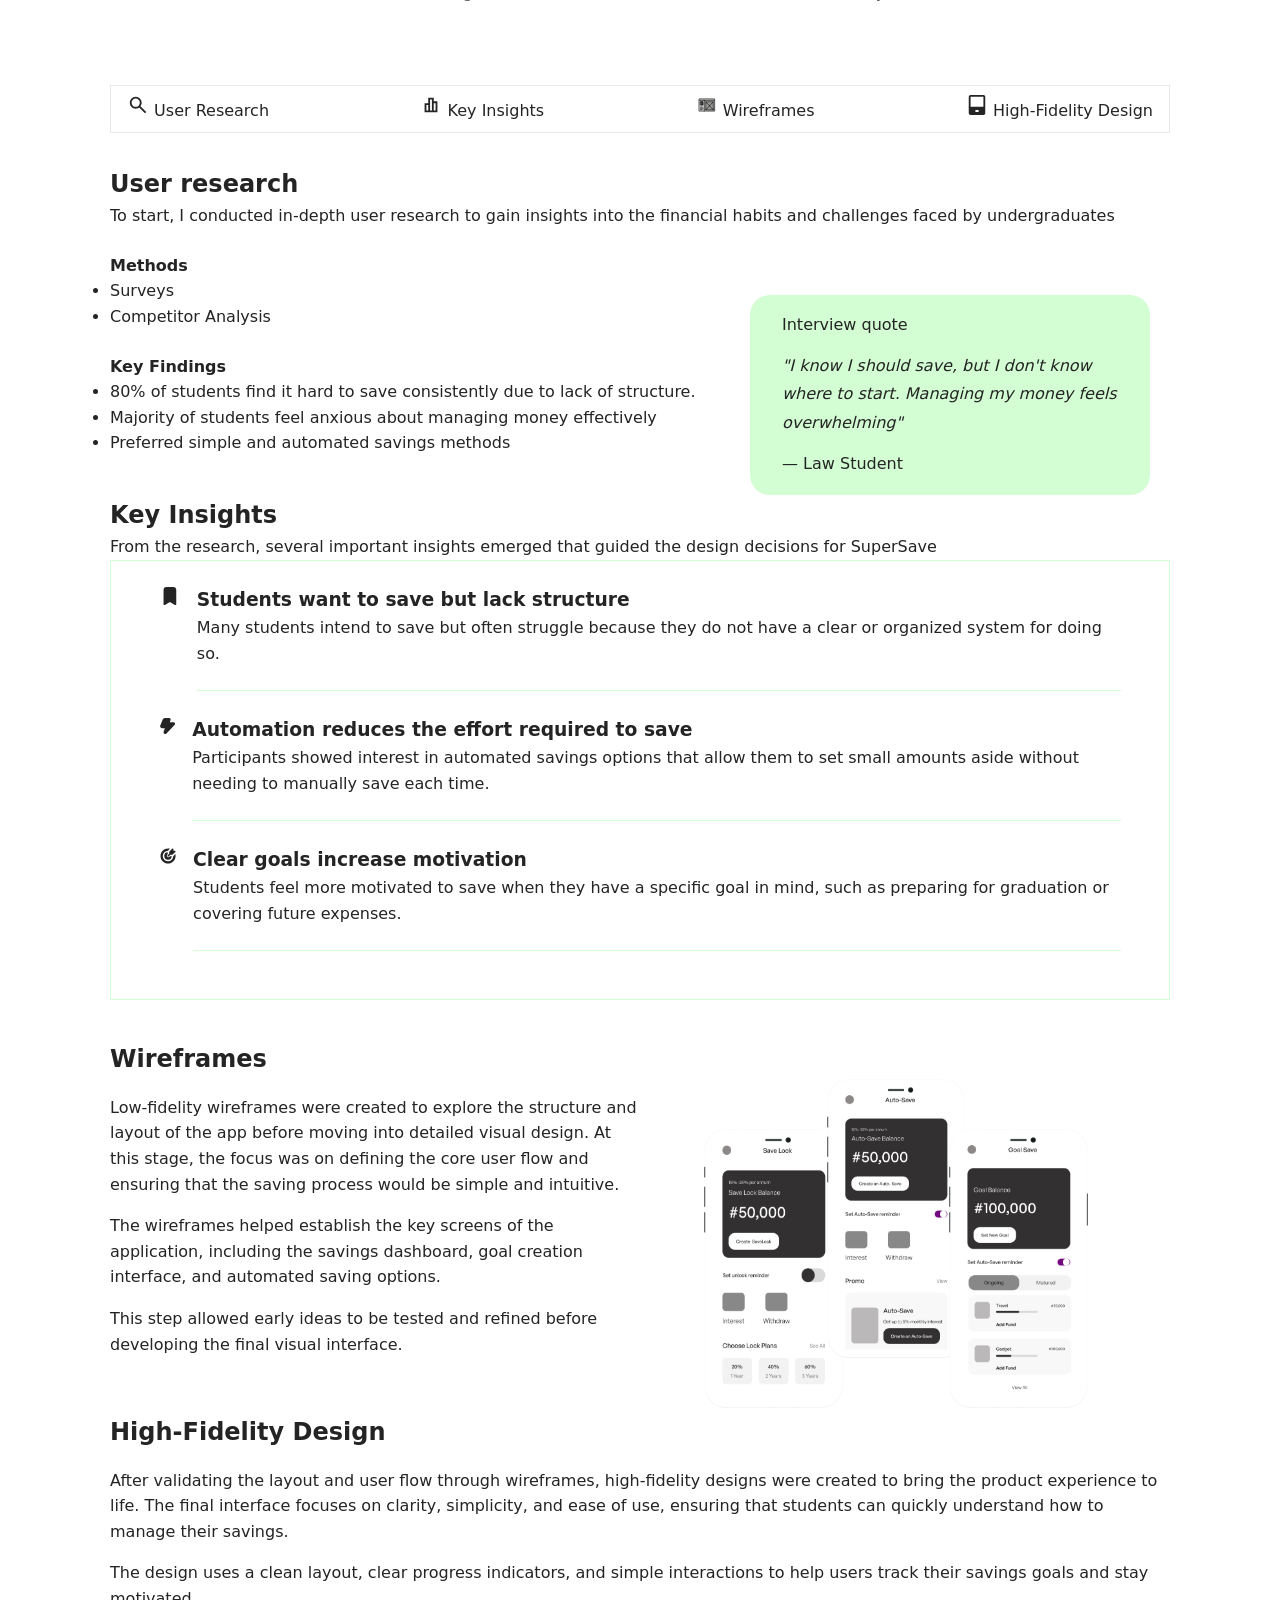
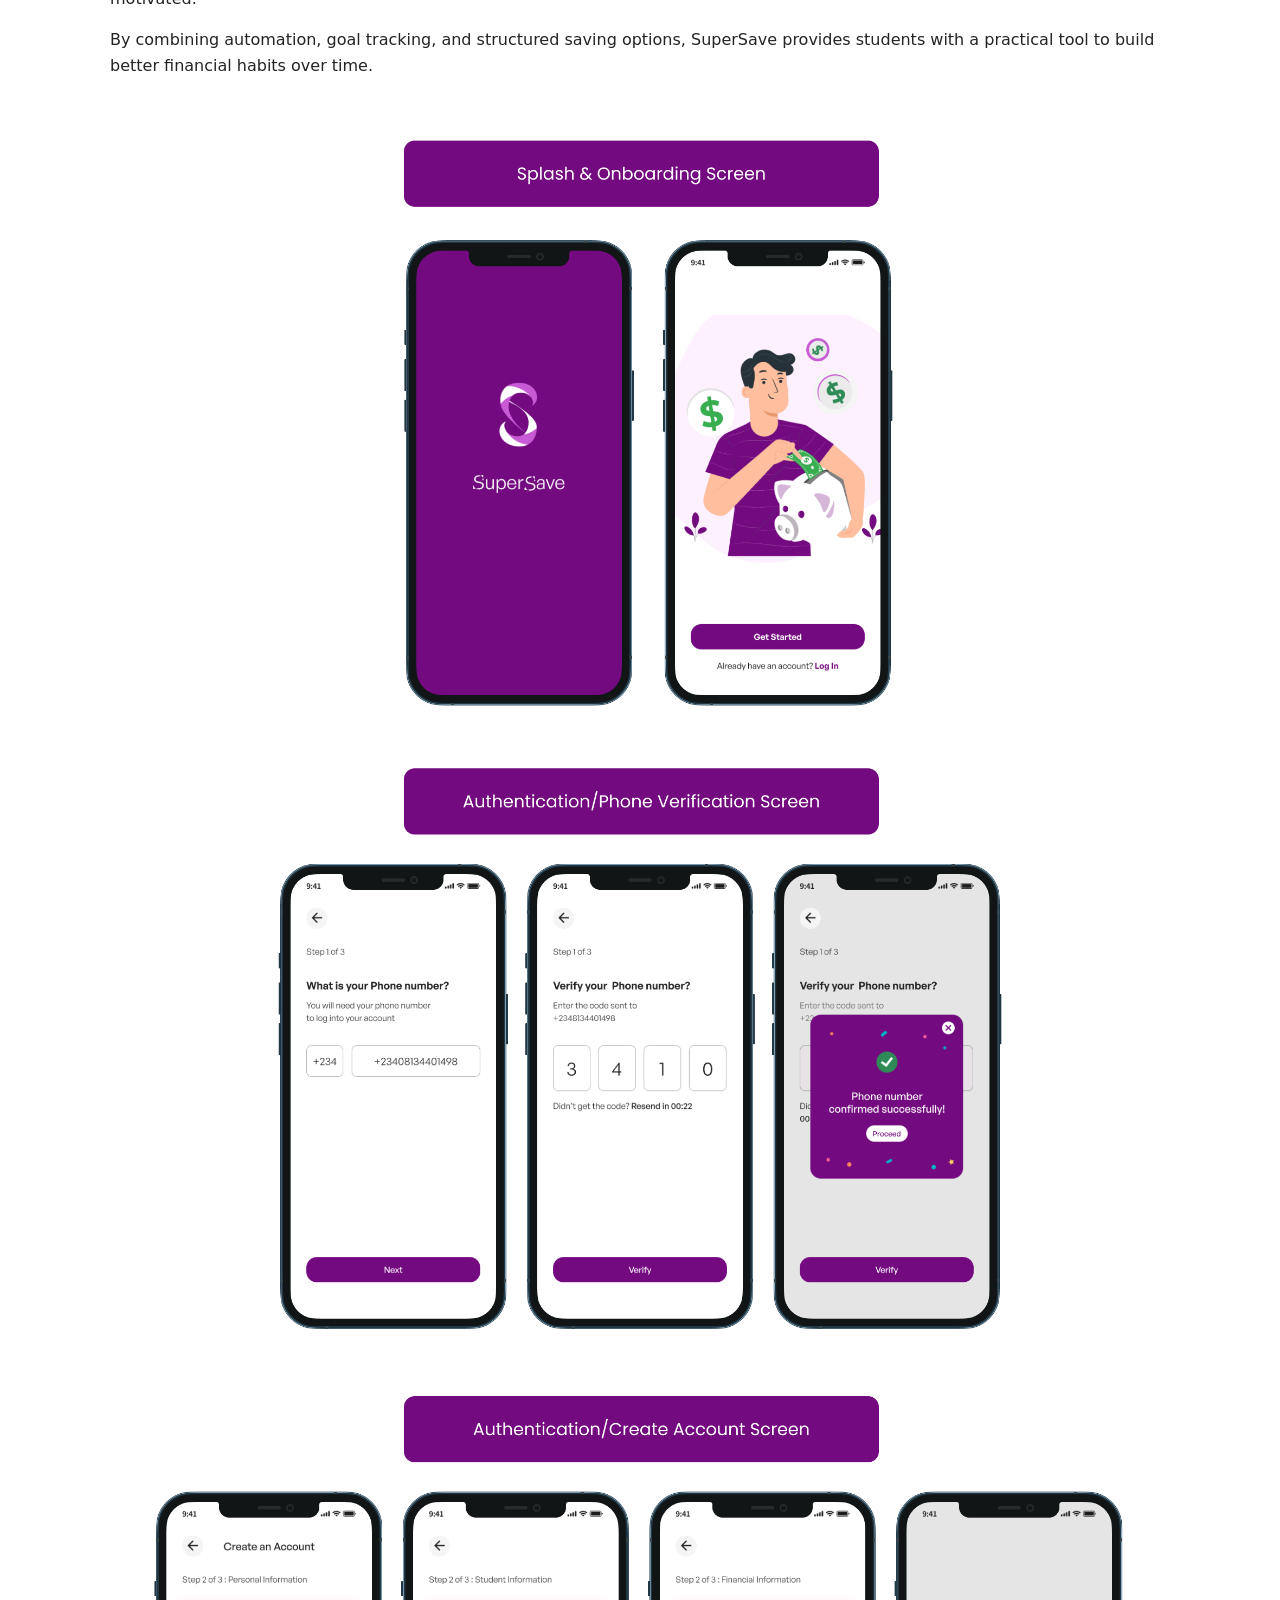
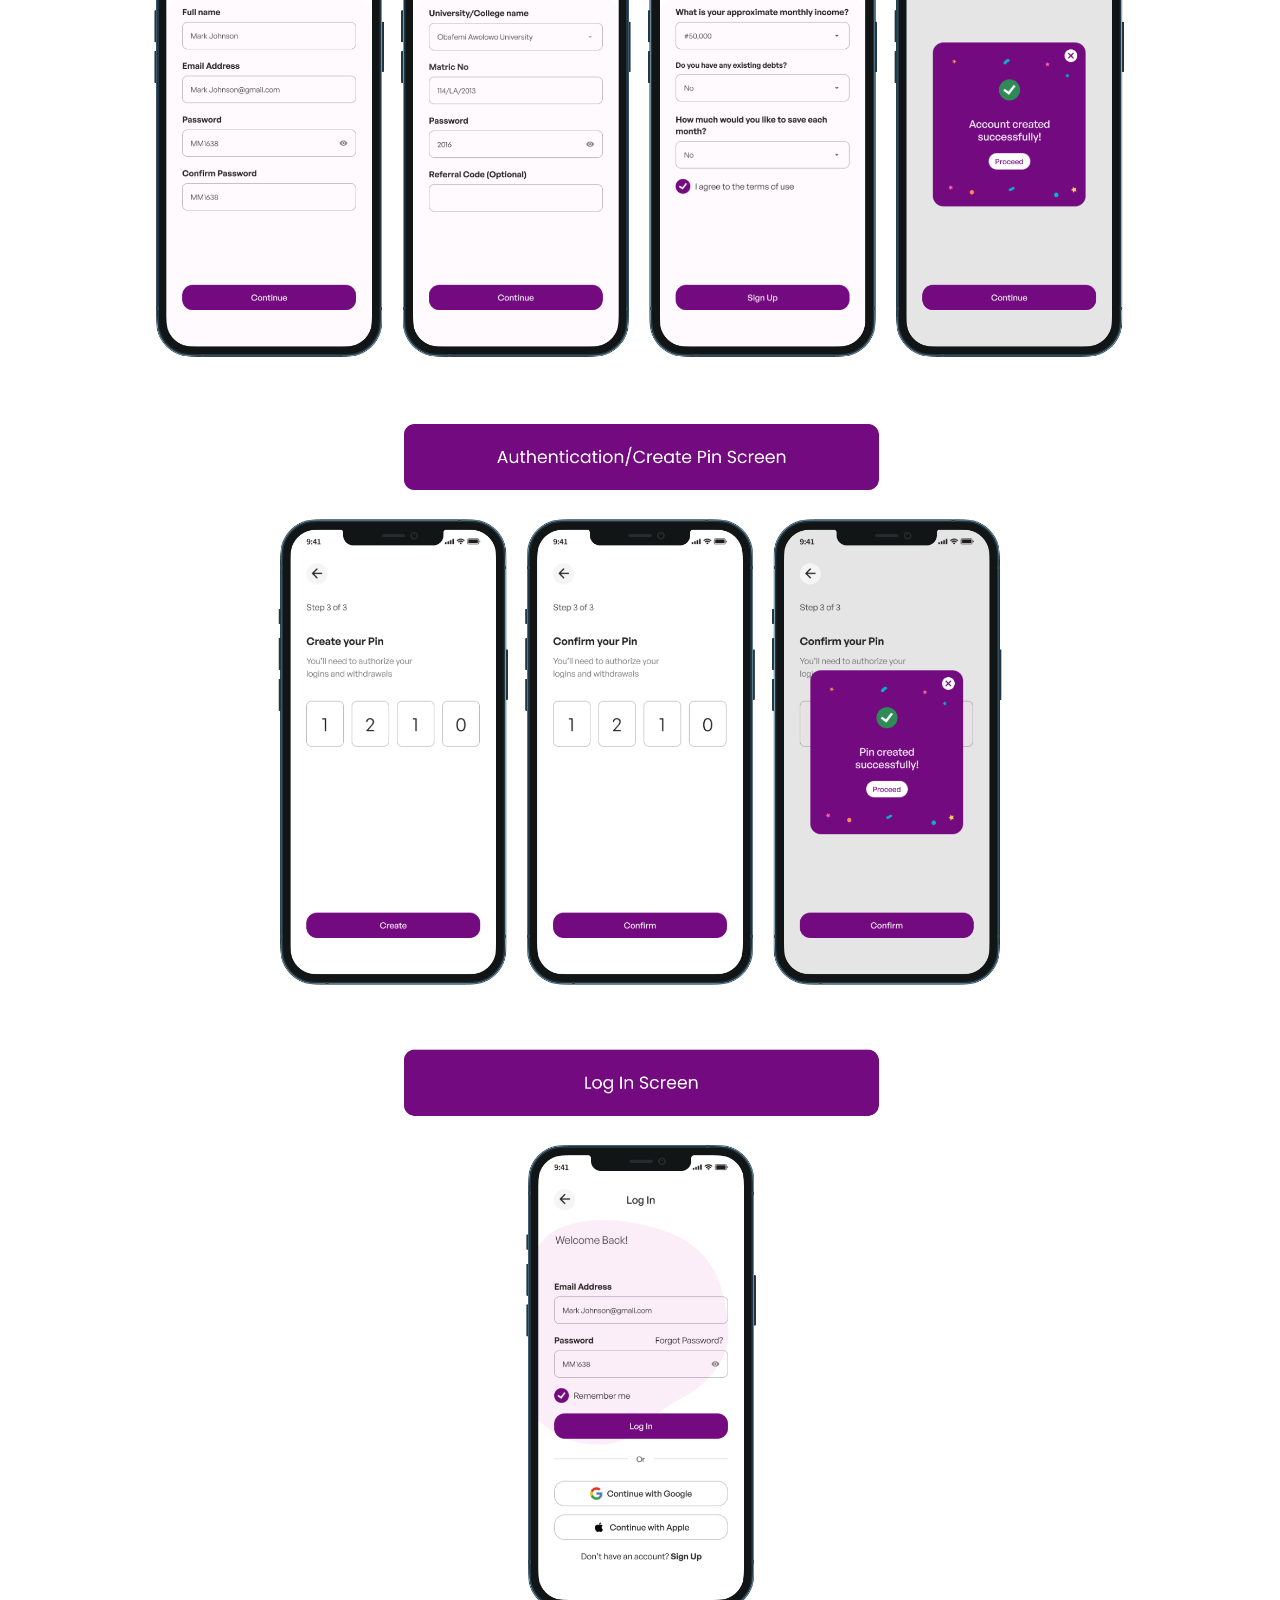
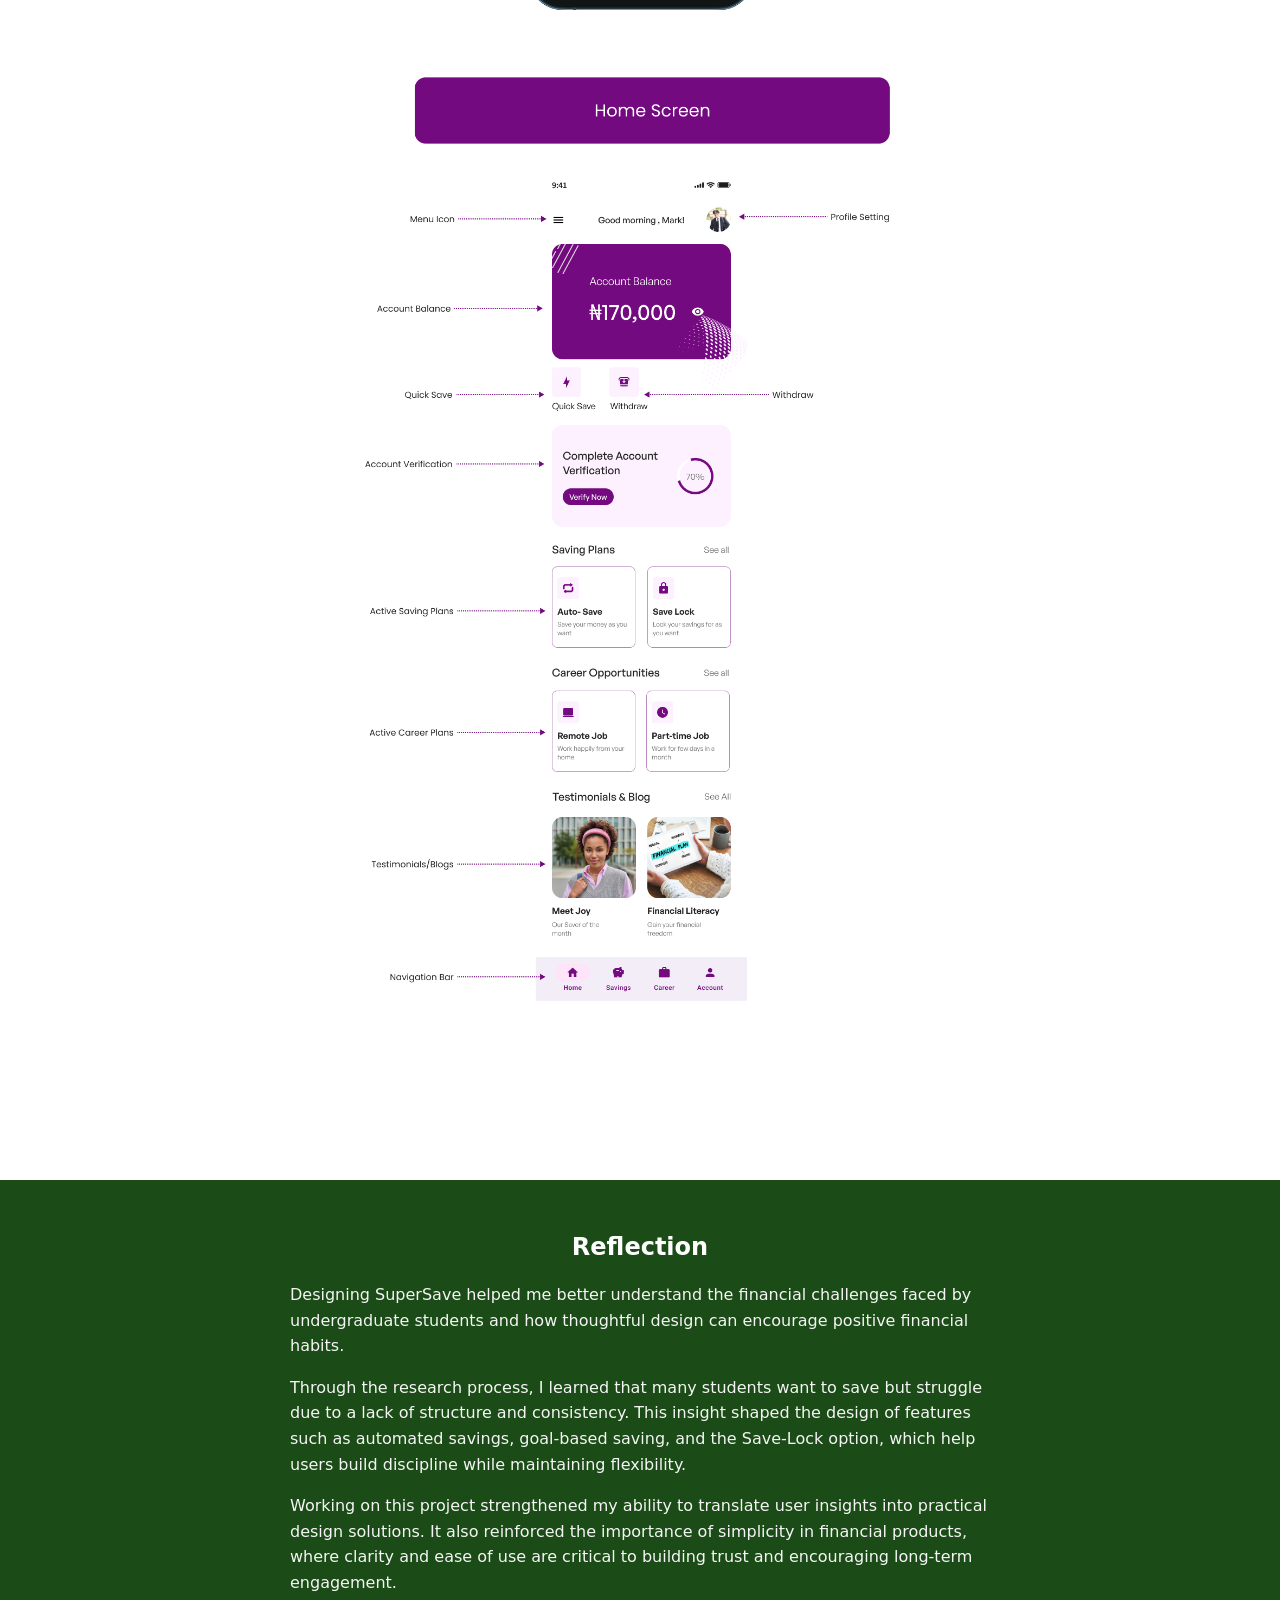
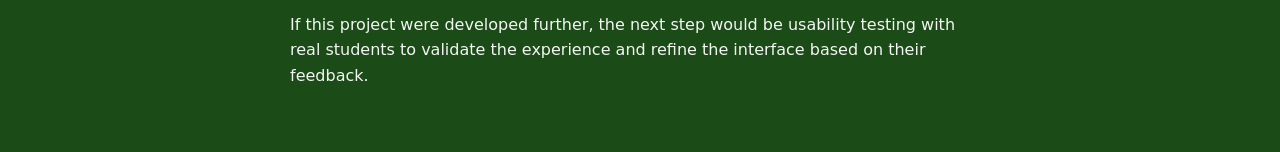
<file: projects/supersave/index.html>
<!doctype html>
<html lang="en">
  <head>
    <meta charset="UTF-8" />
    <meta name="viewport" content="width=device-width, initial-scale=1.0" />
    <title>SuperSave Case Study</title>
    <link rel="stylesheet" href="style.css" />
  </head>
  <body>
    <section class="hero-wrapper">
      <div class="container">
        <div class="hero-section">
          <div class="hero-description">
            <h1>SuperSave</h1>
            <p>
              SuperSave is a financial management app designed to help
              undergraduates develop better saving habits and build long-term
              wealth.
            </p>
          </div>
          <div class="hero-page-image">
            <img class="first-mockup" src="../../images/savings1.png" />
            <img class="second-mockup" src="../../images/savings2.png" />
          </div>
        </div>
      </div>
    </section>

    <section class="problem-solution-wrapper">
      <div class="container">
        <div class="problem-container">
          <h2 class="problem-header">The Problem & The Solution</h2>
          <div class="case-row">
            <div class="case-media">
              <img
                src="../../images/frustrated lady.png"
                alt="A worried student thinking about finances"
              />
            </div>
            <div class="case-text">
              <h3>The problem</h3>
              <p>
                Favour, a 200-level law student, represents many undergraduates
                who worry about their financial future after graduation. Despite
                her desire to save from her pocket money, the lack of structure
                and discipline makes it difficult to stay consistent, leaving
                her uncertain about how she will cope when the time comes.
              </p>
            </div>
          </div>

          <div class="solution-container">
            <div class="case-row reverse">
              <div class="case-media">
                <img
                  src="../../images/happy graduand.png"
                  alt="A worried lady"
                />
              </div>
              <div class="case-text">
                <h3>The Solution</h3>
                <p>
                  SuperSave is a smart savings platform designed to help
                  students build financial discipline effortlessly. By
                  simplifying the saving process, the app allows users to set
                  small, consistent amounts aside over time without feeling
                  overwhelmed. With features such as goal-based savings,
                  automated deposits, and spending insights, SuperSave provides
                  a structured yet flexible approach that helps students develop
                  sustainable money habits as they prepare for graduation
                </p>
              </div>
            </div>
          </div>
        </div>
      </div>
    </section>

    <section class="feature-wrapper">
      <div class="container">
        <h2 class="features-title">Key Features</h2>
        <p class="features-subtitle">
          Designed to make saving simple, consistent, and student-friendly.
        </p>

        <div class="features-grid">
          <article class="features-card">
            <div class="features-icon">
              <svg
                xmlns="http://www.w3.org/2000/svg"
                width="24"
                height="24"
                viewBox="0 0 24 24"
              >
                <g fill="none">
                  <path
                    d="m12.593 23.258l-.011.002l-.071.035l-.02.004l-.014-.004l-.071-.035q-.016-.005-.024.005l-.004.01l-.017.428l.005.02l.01.013l.104.074l.015.004l.012-.004l.104-.074l.012-.016l.004-.017l-.017-.427q-.004-.016-.017-.018m.265-.113l-.013.002l-.185.093l-.01.01l-.003.011l.018.43l.005.012l.008.007l.201.093q.019.005.029-.008l.004-.014l-.034-.614q-.005-.018-.02-.022m-.715.002a.02.02 0 0 0-.027.006l-.006.014l-.034.614q.001.018.017.024l.015-.002l.201-.093l.01-.008l.004-.011l.017-.43l-.003-.012l-.01-.01z"
                  />
                  <path
                    fill="currentColor"
                    d="M12 2c.896 0 1.764.118 2.59.339l-2.126 2.125A3 3 0 0 0 12.04 5H12a7 7 0 1 0 7 7v-.04q.29-.18.535-.425l2.126-2.125c.221.826.339 1.694.339 2.59c0 5.523-4.477 10-10 10S2 17.523 2 12S6.477 2 12 2m-.414 5.017c0 .851-.042 1.714.004 2.564l-.54.54a2 2 0 1 0 2.829 2.829l.54-.54c.85.046 1.712.004 2.564.004a5 5 0 1 1-5.397-5.397m6.918-4.89a1 1 0 0 1 .617.923v1.83h1.829a1 1 0 0 1 .707 1.707L18.12 10.12a1 1 0 0 1-.707.293H15l-1.828 1.829a1 1 0 0 1-1.415-1.415L13.586 9V6.586a1 1 0 0 1 .293-.708l3.535-3.535a1 1 0 0 1 1.09-.217"
                  />
                </g>
              </svg>
            </div>

            <h3>Goal-Based Savings</h3>
            <p>Set a graduation goal and track progress clearly over time.</p>
          </article>

          <article class="features-card">
            <div class="features-icon">
              <svg
                xmlns="http://www.w3.org/2000/svg"
                width="16"
                height="16"
                viewBox="0 0 16 16"
              >
                <path
                  fill="currentColor"
                  d="m14.61 6.914l-7.632 8.08a1.614 1.614 0 0 1-2.69-1.66L5.5 10H2.677A1.677 1.677 0 0 1 1.12 7.7l2.323-5.807A2.22 2.22 0 0 1 5.5.5h4c.968 0 1.637.967 1.298 1.873L10 4.5h3.569a1.431 1.431 0 0 1 1.04 2.414"
                />
              </svg>
            </div>
            <h3>Auto Deposits</h3>
            <p>
              Automate small savings so building discipline feels effortless.
            </p>
          </article>

          <article class="features-card">
            <div class="features-icon">
              <svg
                xmlns="http://www.w3.org/2000/svg"
                width="24"
                height="24"
                viewBox="0 0 24 24"
              >
                <path
                  fill="currentColor"
                  fill-rule="evenodd"
                  d="M11 3a3 3 0 0 0-3 3v1H5a3 3 0 0 0-3 3v8a3 3 0 0 0 3 3h14a3 3 0 0 0 3-3v-8a3 3 0 0 0-3-3h-3V6a3 3 0 0 0-3-3zm3 4h-4V6a1 1 0 0 1 1-1h2a1 1 0 0 1 1 1z"
                  clip-rule="evenodd"
                />
              </svg>
            </div>
            <h3>Job opportunities</h3>
            <p>
              Discover flexible job opportunities, especially during holidays,
              to boost your savings.
            </p>
          </article>

          <article class="features-card">
            <div class="features-icon">
              <svg
                xmlns="http://www.w3.org/2000/svg"
                width="24"
                height="24"
                viewBox="0 0 24 24"
              >
                <path
                  fill="currentColor"
                  d="M12 17a2 2 0 0 0 2-2a2 2 0 0 0-2-2a2 2 0 0 0-2 2a2 2 0 0 0 2 2m6-9a2 2 0 0 1 2 2v10a2 2 0 0 1-2 2H6a2 2 0 0 1-2-2V10a2 2 0 0 1 2-2h1V6a5 5 0 0 1 5-5a5 5 0 0 1 5 5v2zm-6-5a3 3 0 0 0-3 3v2h6V6a3 3 0 0 0-3-3"
                />
              </svg>
            </div>
            <h3>Secure savings</h3>
            <p>
              Your funds are protected with reliable and secure systems you can
              trust.
            </p>
          </article>
        </div>
      </div>
    </section>

    <section class="works-wrapper">
      <div class="container work-container">
        <h2 class="works-title">How It Works</h2>
        <p class="works-subtitle">
          SuperSave provides structured saving options designed to support
          different financial behaviors.
        </p>
        <div class="work-row">
          <div class="work-text">
            <h3>Auto-save</h3>
            <p>
              Automatically save small amounts daily or weekly to build
              consistent saving habits effortlessly.
            </p>
          </div>
          <div class="work-image">
            <img src="../../images/auto_save.png" alt="Auto_save_image" />
          </div>
        </div>

        <div class="work-row reverse">
          <div class="work-text">
            <h3>Goal-save</h3>
            <p>
              Set specific saving goals like "Graduation fund" and track your
              progress towards achieving them
            </p>
          </div>
          <div class="work-image">
            <img src="../../images/goal_save.png" alt="Goal_save_image" />
          </div>
        </div>

        <div class="work-row">
          <div class="work-text">
            <h3>Save-lock</h3>
            <p>
              Lock away your savings for a set period to avoid the temptation of
              dipping into your funds
            </p>
          </div>
          <div class="work-image">
            <img src="../../images/safe_lock.png" alt="safe_lock_image" />
          </div>
        </div>
      </div>
    </section>

    <section class="design-process-wrapper">
      <div class="container">
        <h2 class="works-title">Design Process</h2>
        <p class="works-subtitle">
          A thorough and structured approach helped me empathize with students
          and design solutions that are both effective and user-friendly
        </p>
        <div class="process-breakdown">
          <div class="process process1">
            <a href="#insights-research">
              <svg
                xmlns="http://www.w3.org/2000/svg"
                width="24"
                height="24"
                viewBox="0 0 24 24"
              >
                <path
                  fill="currentColor"
                  d="m19.6 21l-6.3-6.3q-.75.6-1.725.95T9.5 16q-2.725 0-4.612-1.888T3 9.5t1.888-4.612T9.5 3t4.613 1.888T16 9.5q0 1.1-.35 2.075T14.7 13.3l6.3 6.3zM9.5 14q1.875 0 3.188-1.312T14 9.5t-1.312-3.187T9.5 5T6.313 6.313T5 9.5t1.313 3.188T9.5 14"
                />
              </svg>
              User Research
            </a>
          </div>

          <div class="process">
            <a href="#insights-findings">
              <svg
                xmlns="http://www.w3.org/2000/svg"
                width="24"
                height="24"
                viewBox="0 0 24 24"
              >
                <path
                  fill="currentColor"
                  fill-rule="evenodd"
                  d="M15 8h4v12H5V10h4V4h6zm-2-2h-2v12h2zm2 4v8h2v-8zm-6 2v6H7v-6z"
                  clip-rule="evenodd"
                />
              </svg>
              Key Insights
            </a>
          </div>

          <div class="process">
            <a href="#step3">
              <svg
                xmlns="http://www.w3.org/2000/svg"
                width="36"
                height="36"
                viewBox="0 0 72 72"
              >
                <path fill="#d0cfce" d="M11 15.959h50v39.998H11z" />
                <path fill="#3f3f3f" d="M14.984 24.988h8v11.083h-8z" />
                <path
                  fill="#9b9b9a"
                  d="M56.43 51.905H31.902V25.5H56.43v13.972z"
                />
                <g
                  fill="none"
                  stroke="#000"
                  stroke-linecap="round"
                  stroke-linejoin="round"
                  stroke-miterlimit="10"
                  stroke-width="2"
                >
                  <path
                    d="M11 15.959h50v39.998H11zm1.058 4.854h48.068M27.25 55.324V20.813"
                  />
                  <path
                    d="M14.984 24.988h8v11.083h-8zM56.43 51.905H31.902V25.5H56.43v13.972zM14.893 42.78h5.098m-5.098 4h8.308m-8.308 4h5.098m11.911 1.125L56.43 25.5m-24.528 0L56.43 51.905"
                  />
                </g>
              </svg>
              Wireframes
            </a>
          </div>

          <div class="process">
            <a href="#step4">
              <svg
                xmlns="http://www.w3.org/2000/svg"
                width="36"
                height="36"
                viewBox="0 0 48 48"
              >
                <defs>
                  <mask id="SVGX9FZtb2j">
                    <g fill="none" stroke-width="4">
                      <path
                        fill="#fff"
                        stroke="#fff"
                        stroke-linejoin="round"
                        d="M8 30h32v12a2 2 0 0 1-2 2H10a2 2 0 0 1-2-2z"
                      />
                      <path
                        stroke="#fff"
                        stroke-linejoin="round"
                        d="M40 30V6a2 2 0 0 0-2-2H10a2 2 0 0 0-2 2v24"
                      />
                      <path stroke="#000" stroke-linecap="round" d="M22 37h4" />
                    </g>
                  </mask>
                </defs>
                <path
                  fill="currentColor"
                  d="M0 0h48v48H0z"
                  mask="url(#SVGX9FZtb2j)"
                />
              </svg>
              High-Fidelity Design
            </a>
          </div>
        </div>
        <div class="process-explain">
          <div class="step1">
            <article class="insights research" id="insights-research">
              <h2>User research</h2>
              <p>
                To start, I conducted in-depth user research to gain insights
                into the financial habits and challenges faced by undergraduates
              </p>
            </article>
            <article class="insights methods">
              <h4>Methods</h4>
              <ul>
                <li>Surveys</li>
                <li>Competitor Analysis</li>
              </ul>
            </article>
            <article class="insights findings" id="insights-findings">
              <h4>Key Findings</h4>
              <ul>
                <li>
                  80% of students find it hard to save consistently due to lack
                  of structure.
                </li>
                <li>
                  Majority of students feel anxious about managing money
                  effectively
                </li>
                <li>Preferred simple and automated savings methods</li>
              </ul>
            </article>

            <figure class="quote">
              <p>Interview quote</p>
              <blockquote>
                <i>
                  "I know I should save, but I don't know where to start.
                  Managing my money feels overwhelming"</i
                >
              </blockquote>
              <figcaption>— Law Student</figcaption>
            </figure>
          </div>

          <div class="step2">
            <div class="key-insights">
              <h2>Key Insights</h2>
              <p>
                From the research, several important insights emerged that
                guided the design decisions for SuperSave
              </p>
            </div>
            <div class="the-insights">
              <article class="insight-article">
                <svg
                  xmlns="http://www.w3.org/2000/svg"
                  width="36"
                  height="36"
                  viewBox="0 0 24 24"
                >
                  <path
                    fill="currentColor"
                    d="M16 2H8C6.3 2 5 3.3 5 5v16c0 .2 0 .3.1.5c.3.5.9.6 1.4.4l5.5-3.2l5.5 3.2c.2.1.3.1.5.1c.6 0 1-.4 1-1V5c0-1.7-1.3-3-3-3"
                  />
                </svg>
                <div class="insight1">
                  <h3>Students want to save but lack structure</h3>
                  <p>
                    Many students intend to save but often struggle because they
                    do not have a clear or organized system for doing so.
                  </p>
                </div>
              </article>

              <article class="insight-article">
                <svg
                  xmlns="http://www.w3.org/2000/svg"
                  width="16"
                  height="16"
                  viewBox="0 0 16 16"
                >
                  <path
                    fill="currentColor"
                    d="m14.61 6.914l-7.632 8.08a1.614 1.614 0 0 1-2.69-1.66L5.5 10H2.677A1.677 1.677 0 0 1 1.12 7.7l2.323-5.807A2.22 2.22 0 0 1 5.5.5h4c.968 0 1.637.967 1.298 1.873L10 4.5h3.569a1.431 1.431 0 0 1 1.04 2.414"
                  />
                </svg>
                <div class="insight1">
                  <h3>Automation reduces the effort required to save</h3>
                  <p>
                    Participants showed interest in automated savings options
                    that allow them to set small amounts aside without needing
                    to manually save each time.
                  </p>
                </div>
              </article>

              <article class="insight-article">
                <svg
                  xmlns="http://www.w3.org/2000/svg"
                  width="24"
                  height="24"
                  viewBox="0 0 24 24"
                >
                  <g fill="none">
                    <path
                      d="m12.593 23.258l-.011.002l-.071.035l-.02.004l-.014-.004l-.071-.035q-.016-.005-.024.005l-.004.01l-.017.428l.005.02l.01.013l.104.074l.015.004l.012-.004l.104-.074l.012-.016l.004-.017l-.017-.427q-.004-.016-.017-.018m.265-.113l-.013.002l-.185.093l-.01.01l-.003.011l.018.43l.005.012l.008.007l.201.093q.019.005.029-.008l.004-.014l-.034-.614q-.005-.018-.02-.022m-.715.002a.02.02 0 0 0-.027.006l-.006.014l-.034.614q.001.018.017.024l.015-.002l.201-.093l.01-.008l.004-.011l.017-.43l-.003-.012l-.01-.01z"
                    />
                    <path
                      fill="currentColor"
                      d="M12 2c.896 0 1.764.118 2.59.339l-2.126 2.125A3 3 0 0 0 12.04 5H12a7 7 0 1 0 7 7v-.04q.29-.18.535-.425l2.126-2.125c.221.826.339 1.694.339 2.59c0 5.523-4.477 10-10 10S2 17.523 2 12S6.477 2 12 2m-.414 5.017c0 .851-.042 1.714.004 2.564l-.54.54a2 2 0 1 0 2.829 2.829l.54-.54c.85.046 1.712.004 2.564.004a5 5 0 1 1-5.397-5.397m6.918-4.89a1 1 0 0 1 .617.923v1.83h1.829a1 1 0 0 1 .707 1.707L18.12 10.12a1 1 0 0 1-.707.293H15l-1.828 1.829a1 1 0 0 1-1.415-1.415L13.586 9V6.586a1 1 0 0 1 .293-.708l3.535-3.535a1 1 0 0 1 1.09-.217"
                    />
                  </g>
                </svg>
                <div class="insight1">
                  <h3>Clear goals increase motivation</h3>
                  <p>
                    Students feel more motivated to save when they have a
                    specific goal in mind, such as preparing for graduation or
                    covering future expenses.
                  </p>
                </div>
              </article>
            </div>
          </div>
          <div class="step3" id="step3">
            <h2>Wireframes</h2>
            <div class="wireframes">
              <div class="wireframe-content">
                <p class="first-content">
                  Low-fidelity wireframes were created to explore the structure
                  and layout of the app before moving into detailed visual
                  design. At this stage, the focus was on defining the core user
                  flow and ensuring that the saving process would be simple and
                  intuitive.
                </p>
                <p>
                  The wireframes helped establish the key screens of the
                  application, including the savings dashboard, goal creation
                  interface, and automated saving options.
                </p>
                <p>
                  This step allowed early ideas to be tested and refined before
                  developing the final visual interface.
                </p>
              </div>
              <div class="wireframes-pictures">
                <img
                  class="wire-pics pics1"
                  src="../../images/save_lock_wireframe.png"
                  alt="save_lock_wireframe"
                />
                <img
                  class="wire-pics pics2"
                  src="../../images/auto wireframe.png"
                  alt="auto save wireframe"
                />
                <img
                  class="wire-pics pics3"
                  src="../../images/goal wireframe.png"
                  alt="goal save wireframe"
                />
              </div>
            </div>
          </div>

          <div class="step4" id="step4">
            <h2>High-Fidelity Design</h2>
            <div class="high-fidelity">
              <div class="high-fidelity-content">
                <p class="first-content">
                  After validating the layout and user flow through wireframes,
                  high-fidelity designs were created to bring the product
                  experience to life. The final interface focuses on clarity,
                  simplicity, and ease of use, ensuring that students can
                  quickly understand how to manage their savings.
                </p>
                <p>
                  The design uses a clean layout, clear progress indicators, and
                  simple interactions to help users track their savings goals
                  and stay motivated.
                </p>
                <p>
                  By combining automation, goal tracking, and structured saving
                  options, SuperSave provides students with a practical tool to
                  build better financial habits over time.
                </p>
              </div>
              <div class="high-fidelity-pics">
                <img
                  src="../../images/Hifi (3).png"
                  alt="high fidelity screens"
                />
              </div>
            </div>
          </div>
        </div>
      </div>
    </section>
    <section class="concluding-wrapper">
      <div class="container">
        <div class="conclusion">
          <h2>Reflection</h2>
          <div class="reflection">
            <p class="first-content">
              Designing SuperSave helped me better understand the financial
              challenges faced by undergraduate students and how thoughtful
              design can encourage positive financial habits.
            </p>
            <p>
              Through the research process, I learned that many students want to
              save but struggle due to a lack of structure and consistency. This
              insight shaped the design of features such as automated savings,
              goal-based saving, and the Save-Lock option, which help users
              build discipline while maintaining flexibility.
            </p>
            <p>
              Working on this project strengthened my ability to translate user
              insights into practical design solutions. It also reinforced the
              importance of simplicity in financial products, where clarity and
              ease of use are critical to building trust and encouraging
              long-term engagement.
            </p>
            <p>
              If this project were developed further, the next step would be
              usability testing with real students to validate the experience
              and refine the interface based on their feedback.
            </p>
          </div>
        </div>
      </div>
    </section>
  </body>
</html>
</file>
<file: css/style.css>
:root {
  --primary: #1b4b16;
  --secondary: #48a111;
  --accent: #f2b50b;
  --white: #ffffff;
  --black: #242424;
  --muted: rgba(36, 36, 36, 0.7);
}

* {
  box-sizing: border-box;
  margin: 0;
  padding: 0;
}
html {
  scroll-behavior: smooth;
}

body {
  font-family:
    "Mona Sans",
    system-ui,
    -apple-system,
    Segoe UI,
    Roboto,
    Arial,
    sans-serif;
  line-height: 1.6;
  margin: 0;
  color: var(--black);
}

.container {
  max-width: 1100px;
  margin: 0 auto;
  padding: 0 20px;
}

.nav-bar {
  display: flex;
  justify-content: space-between;
  align-items: center;
  position: relative;
  padding: 16px 0;
}

.nav-bar a {
  text-decoration: none;
}

.logo {
  font-size: 1.5rem;
  font-weight: 700;
  color: var(--secondary);
  font-family: "Playfair Display", serif;
  transition: color 0.3s ease;

  border: none;
  outline: none;
  text-decoration: none;
}
.logo:focus {
  outline: none;
}

.logo:hover {
  color: var(--primary);
}

.right-links {
  display: flex;
  align-items: center;
  gap: 2rem;
  list-style: none;
  flex-wrap: wrap;
  justify-content: flex-end;
}
.right-links a:hover {
  color: var(--primary);
}

.nav-link {
  color: var(--black);
  transition: all 0.3s ease;
  text-decoration: none;
  border-bottom: 2px solid transparent;
  transition:
    color 0.3s ease,
    border-bottom 0.3s ease;
}
.nav-link.clicked {
  color: var(--primary);
  border-bottom: 2px solid var(--primary);
}

.nav-link:hover {
  color: var(--secondary);
  text-decoration: underline;
}
h2 {
  font-size: 20px;
  font-weight: 400;
}

.btn {
  background-color: var(--primary);
  color: var(--white);
  padding: 8px 16px;
  border-radius: 6px;
  transition: all 0.3s ease;
  text-decoration: none;
  display: inline-block;
}

.btn:hover {
  background-color: var(--secondary);
  color: var(--white) !important;
  text-decoration: none;
}

.menu-icon {
  display: none;
  cursor: pointer;
  color: var(--black);
}

.hero-section {
  display: flex;
  flex-direction: column;
  justify-content: center;
  align-items: center;
  text-align: center;
  padding: 72px 0 40px;
  gap: 16px;
  position: relative;
  z-index: 1;
}

.hero-section h1 {
  font-size: 24px;
  font-weight: 400;
}

.hero-title-role {
  color: #255e01;
  font-weight: 700;
  font-size: 32px;
}

.description {
  font-weight: 400;
  max-width: 60ch;
}

.mockup-wrapper {
  position: relative;
  width: 320px;
  height: 320px;
  margin-top: 16px;
}

.first-image {
  position: absolute;
  left: 0;
  top: 0;
  width: 200px;
  height: auto;
}

.second-image {
  position: absolute;
  left: 100px;
  top: 60px;
  width: 200px;
  height: auto;
}

@media (max-width: 480px) {
  .menu-icon {
    display: block;
  }

  .right-links {
    display: none;
  }

  .right-links.open-icon {
    display: flex;
    flex-direction: column;
    gap: 1rem;

    position: absolute;
    top: 56px;
    right: 0;

    background: var(--white);
    padding: 14px;
    border-radius: 10px;
    box-shadow: 0 10px 30px rgba(0, 0, 0, 0.12);
    width: min(240px, 90vw);
    z-index: 10;
  }
  .right-links.open-icon a {
    display: block;
    padding: 10px 12px;
    border-radius: 8px;
  }
  .right-links.open-icon li {
    width: 100%;
  }

  .right-links.open-icon a:hover {
    background: rgba(27, 75, 22, 0.08);
    text-decoration: none;
  }

  .right-links.open-icon .btn {
    width: 100%;
    text-align: center;
  }

  .hero-title-role {
    font-size: 24px;
  }

  .mockup-wrapper {
    width: 260px;
    height: 260px;
  }

  .first-image,
  .second-image {
    width: 160px;
  }

  .second-image {
    left: 80px;
    top: 50px;
  }
}

.about-page {
  background-color: var(--primary);
  padding-top: 40px;

  margin-top: -120px;
  position: relative;
  z-index: 2;

  border-top-left-radius: 24px;
  border-top-right-radius: 24px;
}
.about-contents {
  display: flex;
  justify-content: space-around;
  align-items: center;
  gap: 32px;
  color: white;
  position: relative;
}
.describe-me {
  max-width: 500px;
  text-align: left;
}
.my-image {
  width: 400px;
  height: 400px;
  background-color: var(--white);
  border-radius: 50%;
  position: relative;
  overflow: hidden;
}
.my-image img {
  width: 100%;
  height: 100%;
  object-fit: cover;
  object-position: center top;
  display: block;
}
.about-btn {
  background-color: var(--secondary);
  color: var(--white);
  padding: 8px 24px;
  border-radius: 6px;
  transition: all 0.3s ease;
  text-decoration: none;
  display: inline-block;
  width: 180px;
  font-weight: 600;
}

.about-btn:hover {
  background-color: #ccf3b5;
  color: var(--primary);
  text-decoration: none;
}
.about-me {
  display: flex;
  flex-direction: column;
  gap: 20px;
  padding-bottom: 40px;
}
.about-me h3 {
  font-weight: 600;
  font-size: 28px;
}
.decor {
  width: 400px;
  height: 400px;
  border-radius: 400px;
  background-color: var(--secondary);
  position: absolute;
  right: -120px;
  top: -120px;
  z-index: 10;
  opacity: 0.2;
}

@media (max-width: 480px) {
  .about-contents {
    display: flex;
    flex-direction: column;
    gap: 32px;
    color: white;
  }

  .about-me h3 {
    display: block;
  }
  .describe-me {
    display: block;
  }
  .about-btn {
    display: block;
  }

  .my-image {
    width: 200px;
    height: 200px;
  }

  .about-me {
    display: flex;
    flex-direction: column;
    gap: 20px;
    justify-content: center;
    align-items: center;
    padding: 20px;
  }
  .describe-me {
    text-align: center;
  }
  .decor {
    width: 200px;
    height: 200px;

    top: -60px;
    right: -60px;

    opacity: 0.15;
  }
}
.projects-phase {
  display: flex;
  justify-content: center;
  align-items: center;
  gap: 32px;
  margin-bottom: 60px;
  transition: transform 0.3s ease;
  padding-bottom: 40px;
  border-bottom: 1px solid rgba(0, 0, 0, 0.05);
}
.projects-phase:hover {
  transform: translateY(-5px);
}
.projects-phase.reverse {
  flex-direction: row-reverse;
}
.project1-image {
  width: 50%;
  height: auto;
}
.project1-image img {
  width: 100%;
  height: 100%;
  object-fit: contain;
}
.project-description {
  display: flex;
  flex-direction: column;
  gap: 32px;
}
.app-btn {
  background-color: #ccf3b5;
  color: var(--primary);
  padding: 6px 14px;
  border: none;
  border-radius: 20px;
  font-size: 12px;
  width: fit-content;
}
.app-title {
  font-size: 24px;
  font-weight: 600;
  max-width: 45ch;
  line-height: 1.6;
  text-align: left;
}
.project h3,
.project p {
  text-align: center;
}
.project h3 {
  font-weight: 600;
  font-size: 28px;
  padding-top: 40px;
}
.project p {
  padding-bottom: 40px;
  max-width: 60ch;
  margin: 0 auto 20px;
  line-height: 1.6;
  color: var(--muted);
}
.project-description a {
  color: var(--primary);
  transition: color 0.3s ease;
}
.project-description a:hover {
  color: var(--secondary);
}
.contact-container {
  display: flex;
  flex-direction: column;
  align-items: center;
}

.contact h2 {
  text-align: center;
  margin-bottom: 8px;
}
.contact p {
  max-width: 60ch;
  margin: 0 auto 80px;
  color: var(--muted);
}
.contact {
  background-color: var(--primary);
  color: white;
  margin-top: 40px;
}

.contact-form {
  padding: 20px 10px;
  border-radius: 24px;
  color: white;
}

.form2 {
  display: flex;
  flex-direction: column;
  align-items: center;
  justify-content: center;
  margin-bottom: 24px;
}

.my-links {
  list-style: none;
  margin-top: 12px;
  font-size: 14px;
  display: flex;
  gap: 8px;
}
.link svg {
  width: 22px;
  height: 22px;
  color: var(--primary);
}
.link {
  display: flex;
  align-items: center;
  gap: 8px;
  background-color: #f4f9f2;
  padding: 8px 16px;
  border-radius: 12px;
  cursor: pointer;
  transition:
    transform 0.2s ease,
    box-shadow 0.2s ease;
}
.link:hover {
  transform: translateY(-2px);
  box-shadow: 0 6px 16px rgba(0, 0, 0, 0.15);
}
.link a {
  color: var(--primary);
  text-decoration: none;
}
.message-button {
  padding: 14px;
  background-color: var(--primary);
  color: white;
  border-radius: 4px;
  border: none;
  font-weight: 700;
  cursor: pointer;
  transition: background-color 0.3s ease;
}
.message-button:hover {
  background-color: var(--secondary);
}
.connect {
  font-weight: 600;
  font-size: 28px;
  padding-top: 40px;
}
.connect-paragraph {
  color: white !important;
  margin: 0 auto 40px !important;
  font-size: 14px;
  font-weight: 400;
  text-align: center;
}
.form2 h4 {
  font-size: 14px;
  font-weight: 300;
}
@media (max-width: 768px) {
  .my-links {
    list-style: none;
    margin-top: 12px;
    display: flex;
    flex-direction: column;
    gap: 10px;
    justify-content: center;
    width: 100%;
    max-width: 450px;
    text-align: center;
  }
  .link {
    width: 100%;
    justify-content: center;
  }
  .link a {
    font-size: 16px;
  }
  .connect-paragraph {
    max-width: 90%;
    text-align: center;
    margin: 0 auto 24px;
  }
  .projects-phase,
  .projects-phase.reverse {
    flex-direction: column;
    text-align: center;
  }
  .project p {
    max-width: 90%;
    padding: 0 10px;
  }

  .project1-image {
    width: 100%;
  }

  .project-description {
    align-items: center;
  }

  .app-title {
    text-align: center;
    max-width: 90%;
  }
}

@media (max-width: 480px) {
  .contact-form {
    padding: 12px;
    gap: 24px;
  }

  .message-button {
    width: 100%;
  }
  .message-button {
    width: 100%;
  }
  .connect-paragraph {
    max-width: 95%;
    margin-bottom: 16px;
    font-size: 14px;
  }
}
</file>
<file: projects/chronox/style.css>
:root {
  --primary: #1b4b16;
  --secondary: #48a111;
  --accent: #f2b50b;
  --white: #ffffff;
  --black: #242424;
  --muted: rgba(36, 36, 36, 0.7);
}
html {
  scroll-behavior: smooth;
}

* {
  box-sizing: border-box;
  margin: 0;
  padding: 0;
}

body {
  font-family:
    "Mona Sans",
    system-ui,
    -apple-system,
    Segoe UI,
    Roboto,
    Arial,
    sans-serif;
  line-height: 1.6;
  margin: 0;
  color: var(--black);
}
.hero-wrapper {
  background-color: var(--primary);
  padding: 60px 0;
}
.container {
  max-width: 1100px;
  margin: 0 auto;
  padding: 0 20px;
}
.hero-section {
  display: flex;
  flex-direction: column;
  align-items: center;
  text-align: center;
  gap: 32px;
}
.hero-page-image {
  position: relative;
  display: flex;
  justify-content: center;
  width: 100%;
  max-width: 500px;
  aspect-ratio: 16 / 10;
  margin-top: 0;
}
.hero-subtext {
  font-size: 1.2rem;
  font-weight: 500;
  color: rgba(255, 255, 255, 0.95);
  margin-bottom: 8px;
}

.hero-body {
  max-width: 55ch;
  margin: 0 auto;
  color: rgba(255, 255, 255, 0.85);
}

.hero-description {
  display: flex;
  flex-direction: column;
  gap: 12px;
}
.hero-description h1 {
  font-size: clamp(36px, 4vw, 52px);
  font-weight: 700;
  color: var(--white);
  margin-bottom: 12px;
}
.hero-description p {
  max-width: 55ch;
  margin: 0 auto;
  line-height: 1.8;
  color: rgba(255, 255, 255, 0.9);
}

.first-mockup,
.second-mockup {
  position: absolute;
  display: block;
}

.first-mockup {
  width: 100%;
  max-width: 500px;
  left: 0;
  top: 20px;
  z-index: 1;
  transform: translateY(10px) scale(0.95);
}

.second-mockup {
  width: 40%;
  left: 55%;
  top: 10%;
  z-index: 2;
  transform: translateY(-10px) scale(1);
}
.problem-solution-wrapper {
  padding: 72px 0 96px;
  background: #ffffff;
}

.problem-container {
  display: flex;
  flex-direction: column;
  gap: 48px;
}
.problem-header {
  font-size: clamp(22px, 2.4vw, 30px);
  margin-bottom: 8px;
}
.solution-container {
  margin-top: 72px;
}

.case-row {
  display: flex;
  align-items: center;
  justify-content: space-between;
  gap: 48px;
}
.case-row.reverse {
  flex-direction: row-reverse;
}
.case-media {
  width: 420px;
  height: 420px;
  border-radius: 14px;
  background-color: #535353;
  display: flex;
  justify-content: center;
  align-items: center;
  flex: 0 0 auto;
  overflow: hidden;
}
.case-text {
  display: flex;
  flex-direction: column;
  gap: 16px;
}
.case-text h3 {
  font-size: 22px;
}
.case-text p {
  max-width: 55ch;
  line-height: 1.85;
  color: var(--muted);
  margin-bottom: 8px;
}
.case-text ul {
  margin-top: 0;
}
@media (max-width: 900px) {
  .hero-wrapper {
    padding: 40px 0;
  }

  .hero-section {
    gap: 24px;
  }

  .hero-description h1 {
    font-size: 32px;
  }

  .hero-page-image {
    max-width: 350px;
  }

  .second-mockup {
    width: 45%;
    left: 50%;
    top: 15%;
  }
  .case-row,
  .case-row.reverse {
    flex-direction: column;
    text-align: left;
    gap: 24px;
  }

  .case-media {
    width: min(420px, 100%);
    height: 320px;
  }

  .case-text p {
    max-width: 65ch;
  }
}
@media (max-width: 480px) {
  .hero-description p {
    font-size: 0.95rem;
  }

  .hero-page-image {
    max-width: 300px;
  }
}
.features-icon svg {
  width: 22px;
  height: 22px;
  color: var(--primary);
}
.feature-wrapper {
  background-color: #f7f8f9;
  color: white;
  padding: 40px 0;
}
.features-grid {
  display: grid;
  grid-template-columns: 1fr 1fr 1fr;
  gap: 24px;
}
.features-card {
  border: 1px solid #e8e8e8;
  padding: 28px;
  border-radius: 16px;
  background-color: var(--white);
  color: black;
  text-align: left;
  display: flex;
  flex-direction: column;
  align-items: flex-start;
  gap: 12px;
}

.features-title {
  text-align: center;
  font-size: 32px;
  margin-bottom: 12px;
  color: var(--black);
}
.features-subtitle {
  text-align: center;
  max-width: 60ch;
  margin: 0 auto 80px;
  color: var(--muted);
}

.features-icon {
  background-color: rgba(27, 75, 22, 0.08);
  color: var(--primary);
  width: 44px;
  height: 44px;
  display: flex;
  justify-content: center;
  align-items: center;
  border-radius: 12px;
}
.features-card h3 {
  font-size: 18px;
  font-weight: 600;
}
.features-card p {
  color: var(--muted);
  line-height: 1.6;
}
@media (max-width: 768px) {
  .features-grid {
    grid-template-columns: 1fr;
  }
}
.design-process-wrapper {
  padding: 40px 0;
  background: #ffffff;
}

.process-breakdown {
  display: grid;
  grid-template-columns: repeat(2, 1fr);
  gap: 40px;
  margin-top: 40px;
}

.works-title {
  font-size: 32px;
  margin-bottom: 12px;
  margin-top: 40px;
}

.works-subtitle {
  color: var(--muted);
  max-width: 65ch;
  margin-bottom: 40px;
}

@media (max-width: 768px) {
  .works-container {
    gap: 80px;
  }
  .process-breakdown {
    grid-template-columns: 1fr;
  }
}
.sections h3,
.landing-page h3 {
  margin-bottom: 16px;
  font-size: 18px;
  font-weight: 600;
  color: var(--black);
}

.sections img,
.landing-page img {
  width: 100%;
  height: auto;
  border-radius: 10px;
  border: 1px solid #f0f0f0;
}
.sections img:hover,
.landing-page img:hover {
  transform: scale(1.02);
  transition: transform 0.3s ease;
}
.sections,
.landing-page {
  background: #ffffff;
  border: 1px solid #eaeaea;
  border-radius: 16px;
  padding: 20px;
  transition:
    transform 0.2s ease,
    box-shadow 0.2s ease;
}
.sections:hover,
.landing-page:hover {
  transform: translateY(-4px);
  box-shadow: 0 8px 24px rgba(0, 0, 0, 0.06);
}
.sections h3 span,
.landing-page h3 span {
  color: var(--primary);
  margin-right: 8px;
  font-weight: 700;
}

.concluding-wrapper {
  background-color: var(--primary);
  color: white;
  padding: 48px 20px;
  text-align: center;
}
.conclusion {
  max-width: 700px;
  margin: 0 auto;
}
.conclusion h2 {
  text-align: center;
}
.reflection p {
  margin-bottom: 16px;
  line-height: 1.6;
  color: whitesmoke;
  text-align: left;
}
@media (max-width: 480px) {
  .concluding-wrapper {
    padding: 40px 16px;
  }

  .reflection p {
    font-size: 0.95rem;
    line-height: 1.5;
  }
}
</file>
<file: projects/supersave/style.css>
:root {
  --primary: #1b4b16;
  --secondary: #48a111;
  --accent: #f2b50b;
  --white: #ffffff;
  --black: #242424;
  --muted: rgba(36, 36, 36, 0.7);
}

* {
  box-sizing: border-box;
  margin: 0;
  padding: 0;
}

body {
  font-family:
    "Mona Sans",
    system-ui,
    -apple-system,
    Segoe UI,
    Roboto,
    Arial,
    sans-serif;
  line-height: 1.6;
  margin: 0;
  color: var(--black);
}
.hero-wrapper {
  background-color: var(--primary);
  padding: 80px 0;
}
.container {
  max-width: 1100px;
  margin: 0 auto;
  padding: 0 20px;
}
.hero-page-image {
  position: relative;
  width: 320px;
  height: 320px;
  flex: 0 0 auto;
}

.hero-section {
  display: flex;
  justify-content: space-between;
  align-items: center;
  gap: 48px;
}
.hero-description h1 {
  font-size: clamp(36px, 4vw, 52px);
  font-weight: 700;
  color: var(--white);
  margin-bottom: 12px;
}
.hero-description p {
  max-width: 60ch;
  line-height: 1.8;
  color: rgba(255, 255, 255, 0.9);
}

.first-mockup,
.second-mockup {
  position: absolute;
  width: 210px;
  height: auto;
  display: block;
}

.first-mockup {
  left: 0;
  top: 0;
  z-index: 1;
}

.second-mockup {
  left: 90px;
  top: 50px;
  z-index: 2;
}
.problem-solution-wrapper {
  padding: 72px 0 96px;
  background: #ffffff;
}

.problem-container {
  display: flex;
  flex-direction: column;
  gap: 48px;
}
.problem-header {
  font-size: clamp(22px, 2.4vw, 30px);
  margin-bottom: 8px;
}
.solution-container {
  margin-top: 72px;
}

.case-row {
  display: flex;
  align-items: center;
  justify-content: space-between;
  gap: 48px;
}
.case-row.reverse {
  flex-direction: row-reverse;
}
.case-media {
  width: 420px;
  height: 420px;
  border-radius: 14px;
  background-color: #535353;
  display: flex;
  justify-content: center;
  align-items: center;
  flex: 0 0 auto;
  overflow: hidden;
}
.case-text {
  display: flex;
  flex-direction: column;
  gap: 16px;
}
.case-text h3 {
  font-size: 22px;
}
.case-text p {
  max-width: 55ch;
  line-height: 1.85;
  color: var(--muted);
}
@media (max-width: 900px) {
  .hero-section {
    flex-direction: column;
    text-align: center;
  }

  .hero-page-image {
    width: 280px;
    height: 280px;
  }

  .first-mockup,
  .second-mockup {
    width: 190px;
  }

  .second-mockup {
    left: 80px;
    top: 45px;
  }

  .case-row,
  .case-row.reverse {
    flex-direction: column;
    text-align: left;
    gap: 24px;
  }

  .case-media {
    width: min(420px, 100%);
    height: 320px;
  }

  .case-text p {
    max-width: 65ch;
  }
}
.features-icon svg {
  width: 22px;
  height: 22px;
}
.feature-wrapper {
  background-color: #f7f8f9;
  color: white;
  padding: 40px 0;
}
.features-grid {
  display: grid;
  grid-template-columns: 1fr 1fr;
  gap: 24px;
}
.features-card {
  border: 1px solid #e8e8e8;
  padding: 28px;
  border-radius: 16px;
  background-color: var(--white);
  color: black;
  text-align: left;
  display: flex;
  flex-direction: column;
  align-items: flex-start;
  gap: 12px;
}

.features-title {
  text-align: center;
  font-size: 32px;
  margin-bottom: 12px;
  color: var(--black);
}
.features-subtitle {
  text-align: center;
  max-width: 60ch;
  margin: 0 auto 80px;
  color: var(--muted);
}

.features-icon {
  background-color: rgba(27, 75, 22, 0.08);
  color: var(--primary);
  width: 44px;
  height: 44px;
  display: flex;
  justify-content: center;
  align-items: center;
  border-radius: 12px;
}
.features-card h3 {
  font-size: 18px;
  font-weight: 600;
}
.features-card p {
  color: var(--muted);
  line-height: 1.6;
}
@media (max-width: 768px) {
  .features-grid {
    grid-template-columns: 1fr;
  }
}
.works-wrapper {
  background-color: rgb(242, 247, 242);
  overflow: hidden;
  padding: 100px 0;
}
.works-container {
  display: flex;
  flex-direction: column;
  gap: 120px;
}
.work-row {
  display: flex;
  justify-content: space-between;
  align-items: center;
  gap: 80px;
  padding-top: 80px;
  border-top: 1px solid #e6ece6;
}
.work-text {
  max-width: 480px;
}
.work-text h3 {
  font-size: 26px;
  margin-bottom: 16px;
}
.work-text p {
  color: var(--muted);
  line-height: 1.8;
}
.work-image {
  position: relative;
}
.work-image img {
  width: 280px;
  display: block;
  box-shadow: 0 40px 80px rgba(0, 0, 0, 0.08);
  position: relative;
  top: 40px;
}
.works-title {
  text-align: center;
  font-size: 32px;
  margin-bottom: 12px;
  margin-top: 40px;
}

.works-subtitle {
  text-align: center;
  max-width: 60ch;
  color: var(--muted);
  margin: 0 auto 80px;
}
.work-row.reverse {
  flex-direction: row-reverse;
}
.work-row:first-of-type {
  border-top: none;
  padding-top: 0;
}
@media (max-width: 1024px) {
  .work-row {
    gap: 40px;
  }

  .work-image img {
    width: 220px;
  }
}
@media (max-width: 768px) {
  .works-container {
    gap: 80px;
  }

  .work-row {
    flex-direction: column;
    text-align: center;
    gap: 40px;
  }
  .work-row.reverse {
    flex-direction: column;
  }

  .work-text {
    max-width: 100%;
  }

  .work-image img {
    width: 200px;
    top: 0;
  }
}
@media (max-width: 768px) {
  .work-image {
    order: 2;
  }

  .work-text {
    order: 1;
  }
}
.process-breakdown {
  display: flex;
  gap: 24px;
  justify-content: space-between;
  align-items: center;
  border: 1px solid #e8e8e8;
  padding: 8px 16px;
  margin-top: 24px;
}
.process {
  display: flex;
  align-items: center;
  gap: 4px;
}

.process1 {
  color: var(--primary);
}
.process-explain {
  margin-top: 32px;
  position: relative;
}
.insights {
  margin-bottom: 24px;
}
.quote {
  background-color: rgb(211, 254, 211);
  max-width: 400px;
  padding: 16px 32px;
  border-radius: 20px;
  position: absolute;
  top: 130px;
  right: 20px;
  line-height: 1.8;
}
.quote p {
  font-weight: 500;
  margin-bottom: 12px;
}
figcaption {
  margin-top: 12px;
}
.the-insights {
  background-color: white;
  border: 1px solid rgb(211, 254, 211);
  padding: 24px 48px;
}
.insight-article {
  display: flex;
  gap: 16px;
  align-items: flex-start;
}
.insight-article svg {
  width: 22px;
  height: 22px;
}
.insight1 {
  display: flex;
  flex-direction: column;
  align-items: flex-start;
  margin-bottom: 24px;
  border-bottom: 1px solid rgb(211, 254, 211);
  padding-bottom: 24px;
}
.step2 {
  margin-top: 40px;
}
.wireframes {
  display: flex;
  gap: 24px;
}
.wireframes-pictures {
  max-width: 280px;
  height: 280px;
  object-fit: cover;
  display: flex;
  gap: 24px;
  position: relative;
}
.wire-pics {
  width: 100%;
  height: auto;
  position: relative;
}
.wireframe-content {
  width: 50%;
}
.wireframe-content p {
  margin-bottom: 16px;
}
.first-content {
  margin-top: 16px;
}

.pics1 {
  position: relative;
  top: 50px;
  left: 40px;
}
.pics3 {
  position: relative;
  top: 50px;
  right: 40px;
}
.step3 {
  margin-top: 40px;
}
.high-fidelity-pics {
  width: 100%;
  height: auto;
  object-fit: cover;
}
.high-fidelity-pics img {
  max-width: 100%;
  height: auto;
}
.high-fidelity-content p {
  margin-bottom: 16px;
}
.step4 {
  margin-top: 40px;
}
.process a {
  text-decoration: none;
  color: var(--black);
  transition: all 0.3s ease;
}
.process a:hover {
  text-decoration: underline;
  color: var(--primary);
}
.process svg {
  width: 22px;
  height: 22px;
}
.concluding-wrapper {
  background-color: var(--primary);
  color: white;
  padding: 48px 20px;
  text-align: center;
}
.conclusion {
  max-width: 700px;
  margin: 0 auto;
}
.conclusion h2 {
  text-align: center;
}
.reflection p {
  margin-bottom: 16px;
  line-height: 1.6;
  color: whitesmoke;
  text-align: left;
}
@media (max-width: 768px) {
  .process-breakdown {
    flex-direction: column;
    align-items: flex-start;
    gap: 16px;
  }
  .wireframes {
    flex-direction: column;
  }

  .wireframe-content {
    width: 100%;
  }
  .quote {
    position: static;
    margin-top: 24px;
    max-width: 100%;
  }
  .wireframes-pictures {
    flex-direction: column;
    height: auto;
    max-width: 100%;
  }

  .pics1,
  .pics3 {
    position: static;
  }
}
@media (max-width: 480px) {
  .concluding-wrapper {
    padding: 40px 16px;
  }

  .reflection p {
    font-size: 0.95rem;
    line-height: 1.5;
  }
}
</file>
